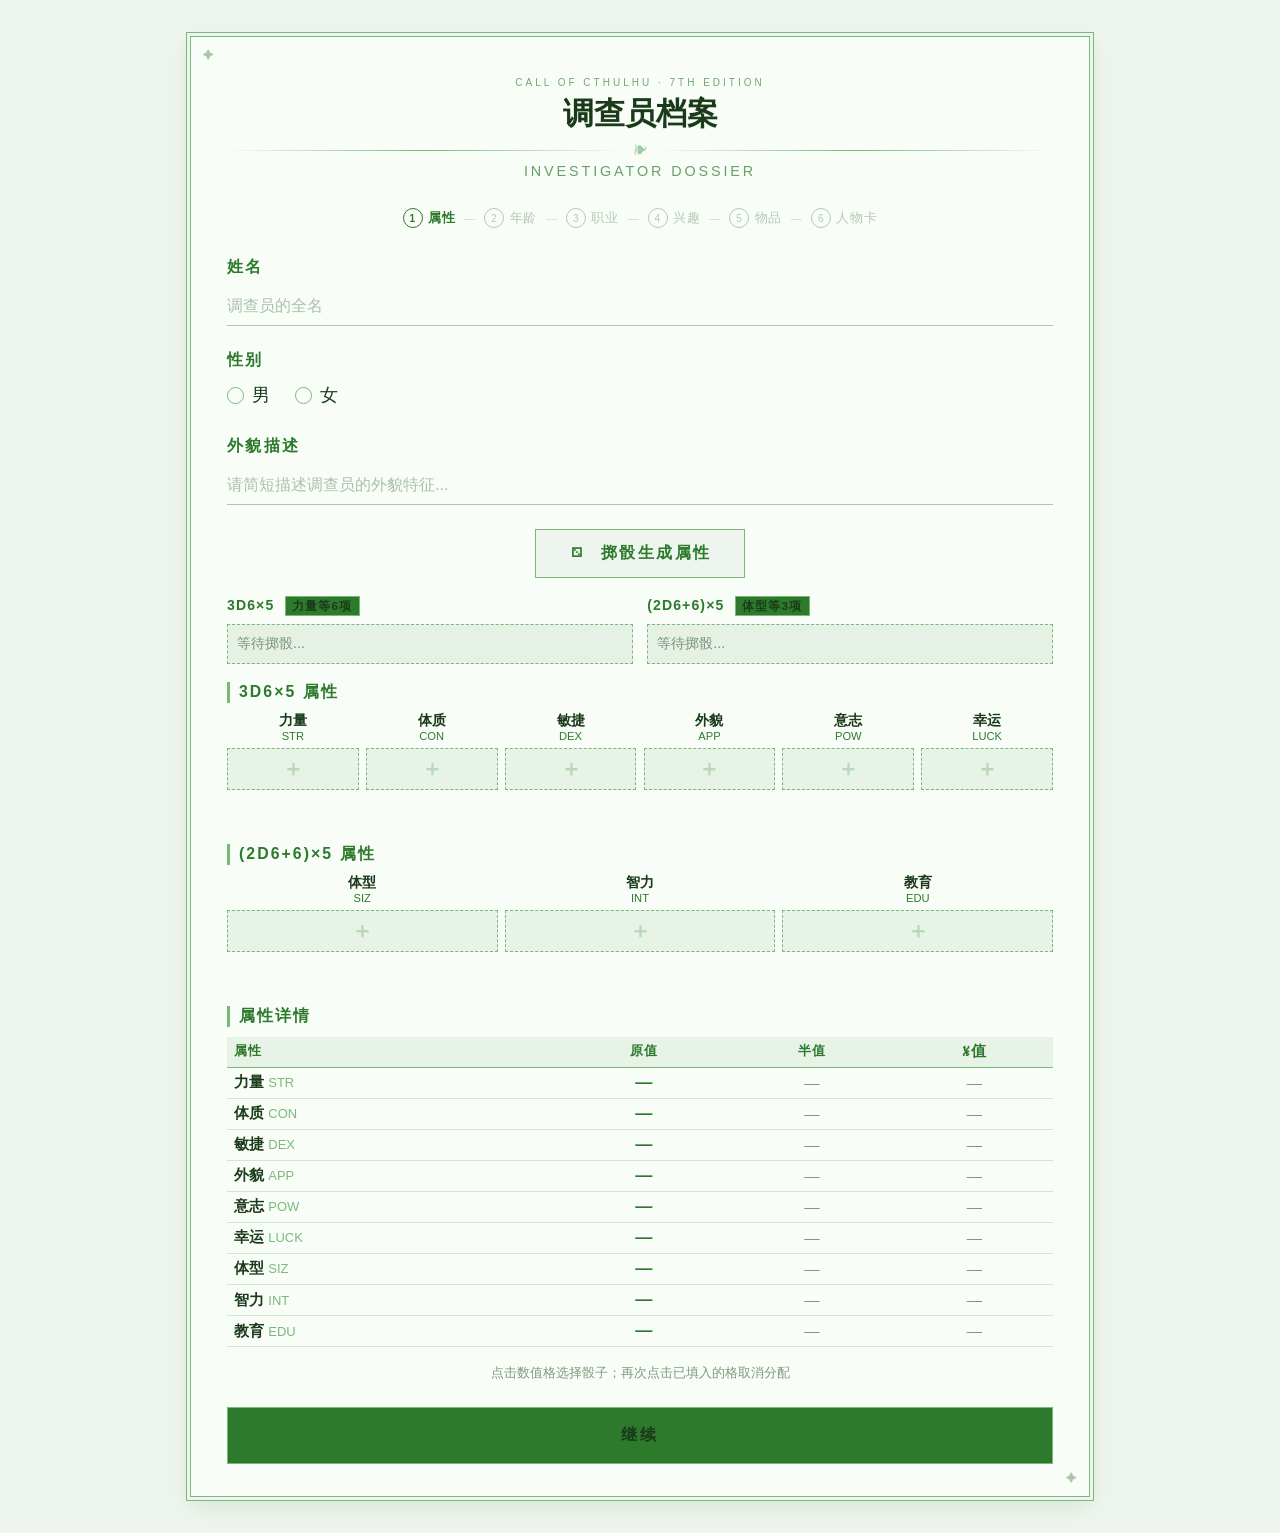
<file: index.html>
<!DOCTYPE html>
<html lang="zh-CN">
<head>
<meta charset="UTF-8">
<meta name="viewport" content="width=device-width, initial-scale=1.0, viewport-fit=cover">
<title>CoC 调查员创建</title>
<style>
@font-face {
    font-family: 'hanyi-55';
    src: local('hanyi-55');
    font-display: swap;
}
html { font-size: 18px; }
html, body {
    margin: 0;
    padding: 0;
    box-sizing: border-box;
    overflow-x: hidden;
}
* { font-family: 'hanyi-55', sans-serif !important; }

input[type="number"]::-webkit-inner-spin-button,
input[type="number"]::-webkit-outer-spin-button { -webkit-appearance: none; margin: 0; }
input[type="number"] { -moz-appearance: textfield; }

/* ── 暗绿色主题 ── */
#coc-app {
    --ink: #1a3a1a;              /* 主文字：深绿 */
    --ink-dim: rgba(30,70,30,0.55);
    --bg: #eef5ee;               /* 页面背景：极浅绿 */
    --bg-card: #f8fdf8;          /* 卡片底：近白浅绿 */
    --bg-card2: #eef5ee;         /* 卡片内层 */
    --border: #7ab87a;           /* 边框：中绿 */
    --border-hi: #2d7a2d;        /* 高亮：深绿 */
    --green: #2d7a2d;
    --green-light: #4a9a4a;
    --green-dim: rgba(74,160,74,0.12);
    --green-btn: #2d7a2d;
    --red: #a02020;
    --gold: #2d7a2d;
    --gold-light: #4a9a4a;
    color: var(--ink);
    background: var(--bg);
    min-height: 100vh;
    display: flex;
    align-items: flex-start;
    justify-content: center;
    padding: 2rem 1rem;
    box-sizing: border-box;
}

/* ── 手机端弹窗：全局选择器，因为挂在 body 上 ── */
.mobile-pop {
    position: fixed !important;
    top: 50% !important;
    left: 50% !important;
    right: auto !important;
    transform: translate(-50%, -50%) !important;
    width: min(320px, 88vw) !important;
    z-index: 2001 !important;
}
.mobile-pop .popover {
    background: #f8fdf8;
    border: 1.5px solid #7ab87a;
    box-shadow: 0 8px 24px rgba(45,100,45,0.2);
    padding: 1.1rem;
    border-radius: 6px;
}
.mobile-pop .pop-title {
    font-size: 0.82rem;
    letter-spacing: 0.08em;
    color: #2d7a2d;
    margin-bottom: 0.65rem;
    font-weight: bold;
}
.mobile-pop .pop-chips {
    display: flex;
    flex-wrap: wrap;
    gap: 0.45rem;
}
.mobile-pop .pop-chip {
    padding: 0.4rem 0.8rem;
    background: #2d7a2d;
    color: #f0fff0;
    font-size: 1.15rem;
    font-weight: bold;
    border: 1px solid #c8a84c;
    cursor: pointer;
    border-radius: 3px;
}
.mobile-pop .pop-empty {
    font-size: 0.82rem;
    color: rgba(30,70,30,0.45);
}
.pop-overlay {
    position: fixed;
    inset: 0;
    z-index: 2000;
    background: rgba(10,20,10,0.7);
}
#coc-app *, #coc-app *::before, #coc-app *::after { box-sizing: border-box; margin: 0; padding: 0; }

#coc-app .wrap { width: 100%; max-width: 900px; }
#coc-app .page { display: none; }
#coc-app .page.active { display: block; animation: fadeIn 0.35s ease; }
@keyframes fadeIn { from { opacity: 0; transform: translateY(6px); } to { opacity: 1; transform: translateY(0); } }

/* ── 卡片 ── */
#coc-app .card {
    background: var(--bg-card);
    border: 1px solid var(--border);
    box-shadow: 0 0 0 3px var(--bg-card2), 0 0 0 4px var(--border), 0 8px 24px rgba(45,100,45,0.12);
    padding: 2.2rem 2rem 1.8rem;
    position: relative;
}
@media(max-width:600px){ #coc-app .card { padding: 1.4rem 1rem 1.2rem; } }
#coc-app .corner { position: absolute; font-size: 11px; color: var(--green); opacity: 0.4; }
#coc-app .corner.tl { top: 12px; left: 12px; }
#coc-app .corner.br { bottom: 12px; right: 12px; }

/* ── Header ── */
#coc-app .hd { text-align: center; margin-bottom: 1.6rem; }
#coc-app .hd-eye { font-size: 10px; letter-spacing: 0.3em; color: var(--border-hi); text-transform: uppercase; opacity: 0.65; margin-bottom: 0.35rem; }
#coc-app .hd-title { font-size: 1.7rem; font-weight: bold; color: var(--ink); margin-bottom: 0.4rem; }
#coc-app .hd-div { display: flex; align-items: center; gap: 0.5rem; margin: 0.3rem 0; }
#coc-app .hd-div::before, #coc-app .hd-div::after { content: ''; flex: 1; height: 1px; background: linear-gradient(90deg, transparent, var(--border), transparent); }
#coc-app .hd-div-icon { color: var(--border); font-size: 14px; opacity: 0.7; }
#coc-app .hd-sub { font-size: 0.8rem; letter-spacing: 0.2em; color: var(--gold); opacity: 0.7; }

/* ── 步骤条 ── */
#coc-app .steps { display: flex; justify-content: center; align-items: center; gap: 0.5rem; margin-bottom: 1.6rem; flex-wrap: wrap; }
#coc-app .step { display: flex; align-items: center; gap: 0.3rem; font-size: 0.72rem; letter-spacing: 0.05em; color: rgba(30,80,30,0.3); }
#coc-app .step.on { color: var(--border-hi); font-weight: bold; }
#coc-app .step-n { width: 20px; height: 20px; border: 1px solid currentColor; border-radius: 50%; display: flex; align-items: center; justify-content: center; font-size: 10px; flex-shrink: 0; }
#coc-app .step-sep { color: rgba(30,80,30,0.2); font-size: 11px; }

/* ── 表单 ── */
#coc-app .field { margin-bottom: 1.3rem; }
#coc-app .lbl { display: block; font-size: 0.88rem; letter-spacing: 0.15em; color: var(--border-hi); text-transform: uppercase; margin-bottom: 0.4rem; font-weight: bold; }
#coc-app .inp { width: 100%; background: transparent; border: none; border-bottom: 1.5px solid rgba(45,122,45,0.4); padding: 0.5rem 0; font-size: 1.05rem; color: var(--ink); outline: none; transition: border-color 0.2s; font-weight: 500; }
#coc-app .inp:focus { border-bottom-color: var(--border-hi); }
#coc-app .inp::placeholder { color: rgba(30,80,30,0.35); font-size: 0.9rem; font-weight: normal; }
#coc-app select.inp { cursor: pointer; appearance: none; -webkit-appearance: none; background-image: url("data:image/svg+xml,%3Csvg xmlns='http://www.w3.org/2000/svg' width='12' height='8'%3E%3Cpath d='M0 0l6 8 6-8z' fill='%232d7a2d'/%3E%3C/svg%3E"); background-repeat: no-repeat; background-position: right 0.3rem center; padding-right: 1.4rem; background-color: transparent; color: var(--ink); border-bottom: 1.5px solid rgba(74,122,74,0.6); }
#coc-app select.inp option { background: #f0faf0; color: #1a3a1a; }

#coc-app .radios { display: flex; gap: 1.4rem; padding: 0.3rem 0; }
#coc-app .radio { display: flex; align-items: center; gap: 0.45rem; cursor: pointer; font-size: 1rem; user-select: none; font-weight: 500; }
#coc-app .radio input { display: none; }
#coc-app .rdot { width: 17px; height: 17px; border: 1.5px solid var(--border); border-radius: 50%; position: relative; transition: border-color 0.2s; flex-shrink: 0; }
#coc-app .rdot::after { content: ''; position: absolute; inset: 3px; background: var(--border-hi); border-radius: 50%; opacity: 0; transition: opacity 0.2s; }
#coc-app .radio input:checked+.rdot { border-color: var(--border-hi); }
#coc-app .radio input:checked+.rdot::after { opacity: 1; }

/* ── 按钮 ── */
#coc-app .btn { width: 100%; padding: 0.9rem; background: var(--border-hi); color: var(--ink); border: 1px solid var(--border); font-size: 0.9rem; letter-spacing: 0.2em; cursor: pointer; transition: background 0.2s, letter-spacing 0.2s; margin-top: 0.8rem; font-weight: bold; }
#coc-app .btn:hover { background: #1a5a1a; letter-spacing: 0.26em; }
#coc-app .btn-ghost { background: transparent; color: var(--border-hi); border: 1px solid var(--border); font-size: 0.78rem; }
#coc-app .btn-ghost:hover { background: rgba(107,76,16,0.1); }
#coc-app .sec-title { font-size: 0.88rem; letter-spacing: 0.13em; color: var(--border-hi); text-transform: uppercase; margin-top: 3rem; margin-bottom: 0.55rem; padding-left: 0.5rem; border-left: 3px solid var(--border); font-weight: bold; }
#coc-app .sec-title:first-of-type { margin-top: 0; }
#coc-app .hd + .sec-title, #coc-app .steps + .sec-title, #coc-app .field + .sec-title { margin-top: 0; }

/* ── 骰子池 ── */
#coc-app .roll-wrap { text-align: center; margin-bottom: 1rem; }
#coc-app .roll-btn { display: inline-flex; align-items: center; gap: 0.4rem; padding: 0.7rem 1.8rem; background: var(--bg-card2); color: var(--border-hi); border: 1px solid var(--border); font-size: 0.9rem; letter-spacing: 0.15em; cursor: pointer; transition: background 0.2s; font-weight: bold; }
#coc-app .roll-btn:hover { background: var(--border); color: var(--ink); }
#coc-app .pools-wrapper { display: flex; flex-wrap: wrap; gap: 0.8rem; margin-bottom: 1rem; }
#coc-app .pool-section { flex: 1; min-width: 220px; }
#coc-app .pool-lbl { font-size: 0.78rem; letter-spacing: 0.08em; color: var(--border-hi); margin-bottom: 0.4rem; font-weight: bold; }
#coc-app .pool-tag { display: inline-block; font-size: 0.65rem; background: var(--border-hi); color: var(--ink); border: 0.5px solid var(--border); padding: 0.1rem 0.35rem; margin-left: 0.3rem; }
#coc-app .pool-chips { display: flex; flex-wrap: wrap; gap: 0.4rem; min-height: 40px; padding: 0.5rem; background: rgba(45,122,45,0.09); border: 1px dashed var(--border); }
#coc-app .chip { padding: 0.25rem 0.65rem; background: var(--border-hi); color: var(--ink); font-size: 1rem; font-weight: bold; border: 1px solid var(--border); user-select: none; }
#coc-app .chip.used { opacity: 0.25; }
#coc-app .pool-empty { color: var(--ink-dim); font-size: 0.8rem; align-self: center; }

/* ── 属性横排分配区 ── */
#coc-app .attr-assign-row { display: grid; gap: 0.4rem; margin-bottom: 0; }
#coc-app .attr-assign-row.grp-a { grid-template-columns: repeat(6, 1fr); }
#coc-app .attr-assign-row.grp-b { grid-template-columns: repeat(3, 1fr); }
@media(max-width:600px){
    #coc-app .attr-assign-row.grp-a { grid-template-columns: repeat(3, 1fr); }
    #coc-app .attr-assign-row.grp-b { grid-template-columns: repeat(3, 1fr); }
}
#coc-app .attr-col { display: flex; flex-direction: column; align-items: center; gap: 0.25rem; position: relative; }
#coc-app .attr-col-lbl { font-size: 0.8rem; font-weight: bold; color: var(--ink); line-height: 1.2; text-align: center; }
#coc-app .attr-col-lbl small { display: block; font-size: 0.62rem; color: var(--border-hi); font-weight: normal; }
#coc-app .attr-val { width: 100%; height: 42px; background: rgba(45,122,45,0.08); border: 1px dashed var(--border); display: flex; align-items: center; justify-content: center; font-size: 1.2rem; font-weight: bold; color: rgba(150,200,150,0.6); cursor: pointer; transition: all 0.15s; }
#coc-app .attr-val:hover { border-color: var(--border-hi); background: rgba(74,122,74,0.22); color: var(--border-hi); }
#coc-app .attr-val.filled { background: var(--border-hi); color: var(--ink); border: 1px solid var(--border); font-size: 1.15rem; }
#coc-app .attr-val.filled:hover { background: var(--red); border-color: #6b1010; }

/* ── 属性详情表 ── */
#coc-app .attr-detail-wrap { margin-bottom: 1rem; overflow-x: auto; -webkit-overflow-scrolling: touch; }
#coc-app .attr-detail-table { width: 100%; border-collapse: collapse; }
#coc-app .attr-detail-table th { font-size: 0.72rem; letter-spacing: 0.06em; color: var(--border-hi); font-weight: bold; text-align: center; padding: 0.25rem 0.4rem; border-bottom: 1.5px solid var(--border); background: rgba(45,122,45,0.08); white-space: nowrap; }
#coc-app .attr-detail-table th:first-child { text-align: left; }
#coc-app .attr-detail-table td { font-size: 0.85rem; text-align: center; padding: 0.28rem 0.4rem; border-bottom: 0.5px solid rgba(45,122,45,0.18); color: var(--ink-dim); }
#coc-app .attr-detail-table td:first-child { text-align: left; font-weight: bold; color: var(--ink); font-size: 0.82rem; white-space: nowrap; }
#coc-app .attr-detail-table td.val-main { font-size: 0.95rem; font-weight: bold; color: var(--border-hi); }
#coc-app .attr-detail-table tr:hover td { background: rgba(45,122,45,0.07); }
@media(max-width:480px){
  #coc-app .attr-detail-table th,
  #coc-app .attr-detail-table td { font-size: 0.75rem; padding: 0.22rem 0.28rem; }
  #coc-app .attr-detail-table td:first-child { font-size: 0.75rem; }
  #coc-app .attr-detail-table td.val-main { font-size: 0.82rem; }
}

/* ── Popover：桌面/平板=行内附着对话框 ── */
#coc-app .popover-wrap { position:absolute; z-index:1000; top:calc(100% + 8px); right:0; width:300px; }
#coc-app .popover { background:var(--bg-card); border:1px solid var(--border); box-shadow:0 4px 16px rgba(45,100,45,0.15); padding:1.1rem; border-radius:4px; }
#coc-app .popover::before { content:''; position:absolute; top:-6px; right:12px; width:12px; height:12px; background:var(--bg-card); border-left:1px solid var(--border); border-top:1px solid var(--border); transform:rotate(45deg); }
#coc-app .pop-title { font-size:0.78rem; letter-spacing:0.1em; color:var(--border-hi); margin-bottom:0.6rem; font-weight:bold; }
#coc-app .pop-chips { display:flex; flex-wrap:wrap; gap:0.45rem; }
#coc-app .pop-chip { padding:0.3rem 0.65rem; background:var(--border-hi); color:#f0fff0; font-size:1.1rem; font-weight:bold; border:1px solid var(--border); cursor:pointer; transition:transform 0.1s,box-shadow 0.1s; border-radius:3px; }
#coc-app .pop-chip:hover { transform:translateY(-2px); box-shadow:0 4px 8px rgba(80,40,0,0.25); }
#coc-app .pop-empty { font-size:0.8rem; color:var(--ink-dim); }

/* ── 年龄 & 减值 ── */
#coc-app .age-box { background: rgba(45,122,45,0.08); border: 1px solid var(--border); padding: 0.8rem 0.9rem; margin-bottom: 1rem; font-size: 0.88rem; line-height: 1.7; color: var(--ink); }
#coc-app .age-box strong { color: var(--border-hi); }
#coc-app .adj-grid { display: grid; gap: 0.4rem; margin-bottom: 1rem; }
#coc-app .adj-row { display: flex; align-items: center; gap: 0.5rem; padding: 0.45rem 0.6rem; background: rgba(45,122,45,0.06); border: 1px solid var(--border); }
#coc-app .adj-name { flex: 1; font-size: 0.88rem; color: var(--ink); font-weight: 500; }
#coc-app .adj-cur { font-size: 0.8rem; color: var(--ink-dim); width: 65px; text-align: center; }
#coc-app .adj-reduced { font-size: 0.9rem; font-weight: bold; color: var(--ink); width: 34px; text-align: center; }
#coc-app .adj-btn { width: 28px; height: 28px; background: var(--bg-card2); color: var(--border-hi); border: 1px solid var(--border-hi); font-size: 15px; cursor: pointer; display: flex; align-items: center; justify-content: center; flex-shrink: 0; font-weight: bold; }
#coc-app .adj-btn:hover { background: var(--border-hi); color: var(--ink); }

/* ── 衍生属性 ── */
#coc-app .derived-grid { display: grid; grid-template-columns: repeat(3, 1fr); gap: 0.4rem; margin-bottom: 1rem; }
@media(max-width:480px){ #coc-app .derived-grid { grid-template-columns: repeat(2, 1fr); } }
#coc-app .der-cell { background: rgba(45,122,45,0.08); border: 1px solid var(--border); padding: 0.55rem 0.6rem; text-align: center; }
#coc-app .der-lbl { font-size: 0.62rem; letter-spacing: 0.05em; color: var(--border-hi); margin-bottom: 0.18rem; font-weight: bold; }
#coc-app .der-val { font-size: 1.2rem; font-weight: bold; color: var(--ink); }
#coc-app .der-fml { font-size: 0.58rem; color: var(--ink-dim); margin-top: 0.1rem; }

/* ── 职业 & 技能 ── */
#coc-app .occ-info { background: rgba(45,122,45,0.07); border: 1px solid var(--border); padding: 0.8rem 0.9rem; margin-bottom: 0.9rem; display: none; border-radius: 4px; }
#coc-app .occ-info.show { display: block; }
#coc-app .occ-row { display: flex; justify-content: space-between; align-items: baseline; font-size: 0.85rem; padding: 0.18rem 0; color: var(--ink-dim); }
#coc-app .occ-val { font-weight: bold; color: var(--ink); font-size: 0.92rem; }
#coc-app .pts-bar { background: rgba(122,80,32,0.12); border: 1.5px solid var(--border); padding: 0.6rem 0.9rem; margin-bottom: 0.9rem; display: none; border-radius: 4px; }
#coc-app .pts-bar.show { display: flex; align-items: center; justify-content: space-between; }
#coc-app .pts-lbl { font-size: 0.7rem; letter-spacing: 0.08em; color: var(--border-hi); font-weight: bold; }
#coc-app .pts-big { font-size: 1.5rem; font-weight: bold; color: var(--border-hi); }
#coc-app .pts-sub { font-size: 0.72rem; color: var(--ink-dim); margin-top: 0.15rem; }

/* 信用评级框 */
#coc-app .cr-box { background: rgba(45,122,45,0.08); border: 1px solid var(--border-hi); padding: 0.9rem 1rem; margin-bottom: 1rem; display: none; }
#coc-app .cr-box.show { display: block; }

/* ── 技能网格 ── */
#coc-app .sk-grid { display: grid; grid-template-columns: 1fr; gap: 0; margin-bottom: 0.8rem; }
#coc-app .sk-grid-hd { display: none; }
#coc-app .sk-cat-hd { font-size: 0.78rem; font-weight: bold; color: var(--border-hi); letter-spacing: 0.1em; padding: 0.4rem 0.5rem 0.25rem; margin-top: 0.5rem; border-bottom: 1.5px solid var(--border); background: rgba(45,122,45,0.08); }
#coc-app .sk-cat-hd:first-child { margin-top: 0; }
#coc-app .sk-row { display: grid; grid-template-columns: 1fr 36px 58px 40px; align-items: center; gap: 0.4rem; padding: 0.3rem 0.5rem; background: rgba(74,122,74,0.03); border-bottom: 0.5px solid rgba(45,122,45,0.09); }
#coc-app .sk-row.occ { background: rgba(45,122,45,0.1); border-left: 3px solid var(--border-hi); padding-left: 0.3rem; }
#coc-app .sk-name { font-size: 0.82rem; line-height: 1.2; color: var(--ink); }
#coc-app .sk-name.star { font-weight: bold; }
#coc-app .sk-name.star::after { content: '★'; font-size: 9px; color: var(--border-hi); margin-left: 3px; vertical-align: super; }
#coc-app .sk-base { font-size: 0.75rem; color: var(--ink-dim); text-align: center; }
#coc-app .sk-inp { width: 100%; height: 26px; background: rgba(45,122,45,0.12); border: 1px solid var(--border); font-size: 0.85rem; font-weight: bold; color: var(--ink); text-align: center; outline: none; }
#coc-app .sk-inp:focus { border-color: var(--border-hi); background: rgba(45,122,45,0.22); }
#coc-app .sk-inp.occ-inp { border-color: var(--border-hi); background: rgba(45,122,45,0.18); }
#coc-app .sk-static { display: flex; align-items: center; justify-content: center; height: 26px; font-size: 0.82rem; color: var(--ink-dim); }
#coc-app .sk-tot { font-size: 0.85rem; font-weight: bold; color: var(--ink); text-align: center; }
#coc-app .sk-legend { display: flex; gap: 0.8rem; font-size: 0.7rem; color: var(--ink-dim); margin-bottom: 0.5rem; flex-wrap: wrap; }

/* 技能生成的数字网格统一对齐 */
.sk-vals { display:grid; grid-template-columns:30px 24px 24px; gap:4px; text-align:right; flex-shrink:0; align-items:center; }
.sk-vals b, .sk-vals span { font-size: 0.75rem; }

/* ── 物品页 ── */
#coc-app .item-grid { display: grid; grid-template-columns: repeat(auto-fill, minmax(155px, 1fr)); gap: 0.5rem; margin-bottom: 0.4rem; }
#coc-app .item-card { display: flex; align-items: center; gap: 0.5rem; padding: 0.45rem 0.6rem; background: rgba(74,122,74,0.06); border: 1px solid rgba(45,122,45,0.18); border-radius: 5px; cursor: pointer; transition: all 0.15s; user-select: none; }
#coc-app .item-card:hover { background: rgba(45,122,45,0.1); border-color: var(--border); }
#coc-app .item-card.selected { background: rgba(122,80,32,0.15); border-color: var(--border-hi); border-width: 1.5px; }
#coc-app .item-chk { width: 16px; height: 16px; border: 1.5px solid var(--border); border-radius: 3px; flex-shrink: 0; display: flex; align-items: center; justify-content: center; font-size: 11px; color: var(--ink); background: transparent; transition: all 0.15s; }
#coc-app .item-card.selected .item-chk { background: var(--border-hi); border-color: var(--border-hi); }
#coc-app .item-info { flex: 1; min-width: 0; }
#coc-app .item-name { font-size: 0.82rem; font-weight: bold; color: var(--ink); line-height: 1.3; }
#coc-app .item-note { font-size: 0.68rem; color: var(--ink-dim); line-height: 1.3; }
#coc-app .item-tag { font-size: 0.6rem; background: var(--border-hi); color: var(--ink); border-radius: 3px; padding: 0.05rem 0.3rem; display: inline-block; margin-top: 0.1rem; }

/* ── 携带装备三列网格 ── */
.sh-items-grid { display: grid; grid-template-columns: repeat(3, 1fr); gap: 0 0.5rem; }
.sh-items-grid-2 { display: grid; grid-template-columns: repeat(2, 1fr); gap: 0 0.5rem; margin-top: 0.2rem; }

/* ── p6 按钮：CSS控制显示 ── */
@media screen and (max-width:767px){
  .p6-btn-desktop { display: none !important; }
  .p6-btn-mobile { display: flex !important; }
}
@media screen and (min-width:768px){
  .p6-btn-desktop { display: flex !important; }
  .p6-btn-mobile { display: none !important; }
}

/* ── 打印样式 ── */
@media print {
  * { -webkit-print-color-adjust: exact !important; print-color-adjust: exact !important; }
  @page { margin: 0.5cm 0.6cm; size: A4; }
  html { font-size: 14px !important; }
  html, body { margin: 0 !important; padding: 0 !important; background: #f8fdf8 !important; color: #1a3a1a !important; }
  #coc-app { background: #f8fdf8 !important; padding: 0 !important; display: block !important; min-height: unset !important; }
  #coc-app .wrap { max-width: 100% !important; }
  #coc-app .card { box-shadow: none !important; border: none !important; padding: 0.3rem 0.4rem !important; background: transparent !important; }
  #coc-app .corner { display: none !important; }
  #coc-app #p6 .steps { display: none !important; }
  #coc-app #p6 .hd { margin-top: 3rem; margin-bottom: 1rem; }
  .no-print { display: none !important; }
  .sheet-page-break { page-break-before: always; margin-top: 0 !important; padding-top: 0 !important; }
  .sh-skill-pagebreak { page-break-before: always; margin-top: 0 !important; }
  .sh-items-grid { grid-template-columns: repeat(3,1fr) !important; }
  .sh-items-grid-2 { grid-template-columns: repeat(2,1fr) !important; }
  #coc-app .page { display: none !important; }
  #coc-app #p6 { display: block !important; }
  #coc-toast { display: none !important; }
  #qr-mobile-check { display: none !important; }
  #coc-app #p6 #quick-ref-section table:first-of-type { display: table !important; }
/* 技能页字体与对齐，严格锁定 10.5pt 与数值网格列宽 */
  #coc-app #p6 #sh-skills > div { font-size: 11pt !important; overflow: visible !important; }
  #coc-app #p6 #sh-skills > div > div { font-size: 10.5pt !important; padding: 0.2rem 0.35rem !important; page-break-inside: avoid; }
  .sk-vals { grid-template-columns: 36px 28px 28px !important; gap: 6px !important; }
  .sk-vals b, .sk-vals span { font-size: 10.5pt !important; }
}

/* ── Toast ── */
#coc-toast { position: fixed; bottom: 2.5rem; left: 50%; transform: translateX(-50%) translateY(20px); background: #2d7a2d; color: #f0fff0; font-weight: bold; padding: 0.85rem 1.6rem; border-radius: 4px; font-size: 0.92rem; letter-spacing: 0.06em; opacity: 0; visibility: hidden; transition: all 0.3s ease; z-index: 9999; box-shadow: 0 4px 16px rgba(0,40,0,0.5); border: 1px solid #4a7a4a; }
#coc-toast.show { opacity: 1; visibility: visible; transform: translateX(-50%) translateY(0); }

/* ══ 手机端响应式（仅 screen，不影响 print）══ */
@media screen and (max-width:600px){
  #coc-app { padding: 0.75rem 0.5rem; }
  #coc-app .wrap { width: 100%; }
  #coc-app .card { padding: 1rem 0.65rem 1rem; }

  /* 步骤条换行时缩小 */
  #coc-app .step { font-size: 0.62rem; }
  #coc-app .step-n { width: 17px; height: 17px; font-size: 9px; }

  /* sec-title 间距缩小 */
  #coc-app .sec-title { margin-top: 1.6rem !important; }

  /* 骰子池纵向 */
  #coc-app .pools-wrapper { flex-direction: column; }
  #coc-app .pool-section { min-width: unset; }

  /* 技能网格 */
  #coc-app .sk-row { grid-template-columns: 1fr 30px 50px 34px; padding: 0.22rem 0.3rem; }
  #coc-app .sk-cat-hd { font-size: 0.7rem; }

  /* 衍生属性 3列 */
  #coc-app .derived-grid { grid-template-columns: repeat(3,1fr) !important; }

  /* 物品卡 1列 */
  #coc-app .item-grid { grid-template-columns: 1fr; }

  /* pts-bar 纵向 */
  #coc-app .pts-bar { flex-direction: column; align-items: flex-start; gap: 0.25rem; }

  /* ── p6 人物卡手机专属布局 ── */

  /* 基本信息：每项独行 */
  #coc-app #p6 #sheet-basic > div:nth-child(2) {
    grid-template-columns: 1fr !important;
    gap: 0.25rem 0 !important;
  }

  /* ── 属性：每属性一行（仅screen，打印不受影响）── */
  #coc-app #p6 #sh-attrs table { width:100%; font-size:0.8rem; border-collapse:collapse; }
  #coc-app #p6 #sh-attrs table thead { display:none; }
  #coc-app #p6 #sh-attrs table tbody tr { display:block; border-bottom:1px solid rgba(45,122,45,0.15); }
  #coc-app #p6 #sh-attrs table tbody td { display:none; }
  #coc-app #p6 #sh-attrs table tbody td.sh-attr-name { display:inline-block; width:42%; padding:0.25rem 0.4rem !important; font-weight:500; }
  #coc-app #p6 #sh-attrs table tbody td.sh-attr-val  { display:inline-block; width:18%; text-align:center; padding:0.25rem 0.2rem !important; font-weight:bold; color:var(--ink); }
  #coc-app #p6 #sh-attrs table tbody td.sh-attr-sub  { display:inline-block; width:18%; text-align:center; padding:0.25rem 0.2rem !important; color:var(--ink-dim); }

  /* ── 衍生属性：2列 ── */
  #coc-app #p6 #sh-derived { grid-template-columns:repeat(2,1fr) !important; gap:0.35rem !important; }

  /* ── 携带装备：1列 ── */
  .sh-items-grid { grid-template-columns:1fr !important; }
  .sh-items-grid-2 { grid-template-columns:1fr !important; }

  /* ── 快速参考第一张表：手机显示flex版，隐藏原table ── */
  #qr-mobile-check { display:block !important; }
  #coc-app #p6 #quick-ref-section table:first-of-type { display:none !important; }

  /* ── 快速参考第二张表（医疗/状态）：名称一行，描述紧贴下方 ── */
  #coc-app #p6 #quick-ref-section table:last-of-type { display:block !important; }
  #coc-app #p6 #quick-ref-section table:last-of-type tbody { display:block !important; }
  #coc-app #p6 #quick-ref-section table:last-of-type tbody tr { display:block !important; border-bottom:1px solid rgba(45,122,45,0.2) !important; padding:0.2rem 0 !important; }
  #coc-app #p6 #quick-ref-section table:last-of-type tbody td { display:block !important; width:100% !important; border:none !important; padding:0.1rem 0.4rem !important; font-size:0.72rem !important; white-space:normal !important; word-break:break-word !important; }
  #coc-app #p6 #quick-ref-section table:last-of-type tbody td[style*="font-weight:bold"],
  #coc-app #p6 #quick-ref-section table:last-of-type tbody td.qr-lbl { font-weight:bold !important; color:var(--border-hi) !important; padding-top:0.25rem !important; }

  /* ── 技能：1列，字体0.8rem ── */
  #coc-app #p6 #sh-skills > div { grid-template-columns:1fr !important; }
  #coc-app #p6 #sh-skills > div > div { font-size:0.8rem !important; padding:0.2rem 0.4rem !important; }

  /* 打印/返回按钮：各自一行 */
  #coc-app #p6 .no-print { flex-direction: column !important; gap: 0.4rem !important; }
}

/* ══ 平板端（601-900px）screen only ══ */
@media screen and (min-width:601px) and (max-width:900px){
  #coc-app { padding: 1.2rem 0.75rem; }
  /* p6 技能：2列 */
  #coc-app #p6 #sh-skills > div { grid-template-columns: 1fr 1fr !important; }

  /* p6 衍生属性：3列 */
  #coc-app #p6 #sh-derived { grid-template-columns: repeat(3,1fr) !important; }
}

@media print {
  /* 加上这行，强制把所有内联的 0.75rem 放大为 10.5pt，同时把间距撑宽 */
  .sk-vals { grid-template-columns: 36px 28px 28px !important; gap: 6px !important; }
  .sk-vals b, .sk-vals span { font-size: 10.5pt !important; }
}
</style>
</head>
<body>
<div id="coc-app">
<div class="wrap">

<!-- ══ PAGE 1 ══ -->
<div class="page active" id="p1">
<div class="card">
  <span class="corner tl">✦</span><span class="corner br">✦</span>
  <div class="hd">
    <p class="hd-eye">Call of Cthulhu · 7th Edition</p>
    <h2 class="hd-title">调查员档案</h2>
    <div class="hd-div"><span class="hd-div-icon">❧</span></div>
    <p class="hd-sub">INVESTIGATOR DOSSIER</p>
  </div>
  <div class="steps">
    <div class="step on"><div class="step-n">1</div><span>属性</span></div><div class="step-sep">—</div>
    <div class="step"><div class="step-n">2</div><span>年龄</span></div><div class="step-sep">—</div>
    <div class="step"><div class="step-n">3</div><span>职业</span></div><div class="step-sep">—</div>
    <div class="step"><div class="step-n">4</div><span>兴趣</span></div><div class="step-sep">—</div>
    <div class="step"><div class="step-n">5</div><span>物品</span></div><div class="step-sep">—</div>
    <div class="step"><div class="step-n">6</div><span>人物卡</span></div>
  </div>

  <div class="field">
    <label class="lbl">姓名</label>
    <input class="inp" type="text" id="name" placeholder="调查员的全名">
  </div>
  <div class="field">
    <label class="lbl">性别</label>
    <div class="radios">
      <label class="radio"><input type="radio" name="gender" value="男"><div class="rdot"></div>男</label>
      <label class="radio"><input type="radio" name="gender" value="女"><div class="rdot"></div>女</label>
    </div>
  </div>
  <div class="field">
    <label class="lbl">外貌描述</label>
    <input class="inp" type="text" id="appearance" placeholder="请简短描述调查员的外貌特征...">
  </div>

  <div class="roll-wrap">
    <button class="roll-btn" onclick="doRoll()">⚂ &nbsp;掷骰生成属性</button>
  </div>

  <!-- 骰子池并排 -->
  <div class="pools-wrapper">
    <div class="pool-section">
      <p class="pool-lbl">3D6×5 <span class="pool-tag">力量等6项</span></p>
      <div class="pool-chips" id="pool-a-chips"><span class="pool-empty">等待掷骰...</span></div>
    </div>
    <div class="pool-section">
      <p class="pool-lbl">(2D6+6)×5 <span class="pool-tag">体型等3项</span></p>
      <div class="pool-chips" id="pool-b-chips"><span class="pool-empty">等待掷骰...</span></div>
    </div>
  </div>

  <!-- 属性分配区：横排，上名称下数值 -->
  <p class="sec-title">3D6×5 属性</p>
  <div class="attr-assign-row grp-a" id="grid-a" style="margin-bottom:1rem;"></div>

  <p class="sec-title">(2D6+6)×5 属性</p>
  <div class="attr-assign-row grp-b" id="grid-b" style="margin-bottom:1rem;"></div>

  <!-- 三值详情表 -->
  <p class="sec-title">属性详情</p>
  <div class="attr-detail-wrap">
    <table class="attr-detail-table" id="attr-detail-table">
      <thead><tr>
        <th>属性</th><th>原值</th><th>半值</th><th style="font-weight:900;font-size:0.85rem;">⅕值</th>
      </tr></thead>
      <tbody id="attr-detail-body"></tbody>
    </table>
  </div>

  <p style="font-size:0.72rem;color:var(--ink-dim);text-align:center;margin-bottom:0.6rem;">点击数值格选择骰子；再次点击已填入的格取消分配</p>
  <button class="btn" onclick="goP2()">继续</button>
</div>
</div>

<!-- ══ PAGE 2 ══ -->
<div class="page" id="p2">
<div class="card">
  <span class="corner tl">✦</span><span class="corner br">✦</span>
  <div class="hd">
    <p class="hd-eye">Call of Cthulhu · 7th Edition</p>
    <h2 class="hd-title">年龄 &amp; 衍生属性</h2>
    <div class="hd-div"><span class="hd-div-icon">❧</span></div>
    <p class="hd-sub" id="p2-sub">—</p>
  </div>
  <div class="steps">
    <div class="step"><div class="step-n">1</div><span>属性</span></div><div class="step-sep">—</div>
    <div class="step on"><div class="step-n">2</div><span>年龄</span></div><div class="step-sep">—</div>
    <div class="step"><div class="step-n">3</div><span>职业</span></div><div class="step-sep">—</div>
    <div class="step"><div class="step-n">4</div><span>兴趣</span></div><div class="step-sep">—</div>
    <div class="step"><div class="step-n">5</div><span>物品</span></div><div class="step-sep">—</div>
    <div class="step"><div class="step-n">6</div><span>人物卡</span></div>
  </div>

  <p class="sec-title">年龄（20~60岁）</p>
  <div class="field">
    <input class="inp" type="number" id="age-inp" placeholder="输入年龄后按Enter或点击其他区域" min="20" max="60"
      onblur="onAgeBlur()" onkeydown="if(event.key==='Enter')this.blur()">
  </div>
  <div id="age-section" style="display:none;">
    <div class="age-box" id="age-box"></div>
    <div id="adj-section" style="display:none;">
      <p class="sec-title">属性减值</p>
      <div class="adj-grid" id="adj-grid"></div>
    </div>
  </div>

  <p class="sec-title">衍生属性</p>
  <div class="derived-grid">
    <div class="der-cell"><div class="der-lbl">理智（SAN）</div><div class="der-val" id="d-san">—</div><div class="der-fml">视意志而定</div></div>
    <div class="der-cell"><div class="der-lbl">魔法值（MP）</div><div class="der-val" id="d-mp">—</div><div class="der-fml">视意志÷5而定</div></div>
    <div class="der-cell"><div class="der-lbl">生命值（HP）</div><div class="der-val" id="d-hp">—</div><div class="der-fml">视（体型+体质）÷10而定</div></div>
    <div class="der-cell"><div class="der-lbl">移动（MOV）</div><div class="der-val" id="d-mov">—</div><div class="der-fml">视力量/敏捷/体型及年龄而定</div></div>
    <div class="der-cell"><div class="der-lbl">伤害加成（DB）</div><div class="der-val" id="d-db">—</div><div class="der-fml">视力量+体型而定</div></div>
    <div class="der-cell"><div class="der-lbl">体格（体格值）</div><div class="der-val" id="d-build">—</div><div class="der-fml">视力量+体型而定</div></div>
  </div>

  <button class="btn" onclick="goP3()">继续</button>
  <button class="btn btn-ghost" onclick="goP1()">← 返回</button>
</div>
</div>

<!-- ══ PAGE 3 ══ -->
<div class="page" id="p3">
<div class="card">
  <span class="corner tl">✦</span><span class="corner br">✦</span>
  <div class="hd">
    <p class="hd-eye">Call of Cthulhu · 7th Edition</p>
    <h2 class="hd-title">职业 &amp; 技能</h2>
    <div class="hd-div"><span class="hd-div-icon">❧</span></div>
    <p class="hd-sub" id="p3-sub">—</p>
  </div>
  <div class="steps">
    <div class="step"><div class="step-n">1</div><span>属性</span></div><div class="step-sep">—</div>
    <div class="step"><div class="step-n">2</div><span>年龄</span></div><div class="step-sep">—</div>
    <div class="step on"><div class="step-n">3</div><span>职业</span></div><div class="step-sep">—</div>
    <div class="step"><div class="step-n">4</div><span>兴趣</span></div><div class="step-sep">—</div>
    <div class="step"><div class="step-n">5</div><span>物品</span></div><div class="step-sep">—</div>
    <div class="step"><div class="step-n">6</div><span>人物卡</span></div>
  </div>

  <p class="sec-title">职业选择</p>
  <div class="field">
    <select class="inp" id="occ-sel" onchange="onOccChange()">
      <option value="">— 请选择职业 —</option>
    </select>
  </div>
  <div class="occ-info" id="occ-info">
    <div class="occ-row"><span>职业属性</span><span class="occ-val" id="occ-attr">—</span></div>
    <div class="occ-row"><span>合法信用评级</span><span class="occ-val" id="occ-cr">—</span></div>
    <div class="occ-row" style="flex-direction:column;gap:0.2rem;">
      <span>本职技能</span>
      <span style="font-size:0.82rem;line-height:1.6;color:var(--ink-dim);" id="occ-sk-txt"></span>
    </div>
  </div>

  <!-- 信用评级 -->
  <div class="cr-box" id="cr-field">
    <div style="display:flex;justify-content:space-between;align-items:center;">
      <div>
        <span style="font-weight:bold;font-size:1rem;color:var(--border-hi);">★ 信用评级 (Credit Rating)</span>
        <span id="cr-range-txt" style="display:block;font-size:0.82rem;color:var(--ink-dim);margin-top:0.2rem;">范围：0~0</span>
      </div>
      <input class="sk-inp occ-inp" style="width:60px;height:36px;font-size:1.05rem;" type="number" id="cr-inp" value="0" oninput="onCrInput(this.value)">
    </div>
  </div>
  <div id="cr-desc-box" style="display:none;background:rgba(45,122,45,0.06);border:1px solid var(--border);border-radius:4px;padding:0.7rem 0.9rem;margin-bottom:0.9rem;font-size:0.82rem;line-height:1.75;color:var(--ink-dim);">
    <strong style="color:var(--border-hi);display:block;margin-bottom:0.3rem;">信用评级决定：</strong>
    决定角色的身份地位、消费水平、现金和资产。<br>
    <span style="color:var(--ink)">●</span> <strong>身无分文（0）</strong>：流浪汉，一无所有<br>
    <span style="color:var(--ink)">●</span> <strong>贫穷（1–9）</strong>：挣扎于温饱线<br>
    <span style="color:var(--ink)">●</span> <strong>普通（10–49）</strong>：工薪阶层，有基本储蓄<br>
    <span style="color:var(--ink)">●</span> <strong>小康（50–89）</strong>：中产，有房有车有积蓄<br>
    <span style="color:var(--ink)">●</span> <strong>富裕（90–98）</strong>：上流社会，多处房产<br>
    <span style="color:var(--ink)">●</span> <strong>富豪（99）</strong>：亿万富翁，挥金如土
  </div>

  <div class="pts-bar" id="pts-bar">
    <div><div class="pts-lbl">职业技能总点数</div><div class="pts-sub" id="pts-formula">—</div></div>
    <div style="text-align:right;"><div class="pts-lbl">剩余点数</div><div class="pts-big" id="pts-remain">0</div></div>
  </div>

  <p class="sec-title">职业技能分配</p>
  <div class="sk-legend">
    <span><span style="color:var(--border-hi)">★</span> 本职技能（可分配点数）</span>
    <span>技能总值上限 90</span>
  </div>
  <div style="display:grid;grid-template-columns:1fr 36px 58px 40px;gap:0.4rem;padding:0.2rem 0.5rem;font-size:0.7rem;color:var(--border-hi);font-weight:bold;border-bottom:1px solid var(--border);margin-bottom:0.1rem;">
    <span>名称</span><span style="text-align:center">初始</span><span style="text-align:center">添加</span><span style="text-align:center">总计</span>
  </div>
  <div class="sk-grid" id="sk-grid"></div>

  <button class="btn" onclick="goP4()">继续</button>
  <button class="btn btn-ghost" onclick="goP2back()">← 返回</button>
</div>
</div>

<!-- ══ PAGE 4 ══ -->
<div class="page" id="p4">
<div class="card">
  <span class="corner tl">✦</span><span class="corner br">✦</span>
  <div class="hd">
    <p class="hd-eye">Call of Cthulhu · 7th Edition</p>
    <h2 class="hd-title">个人兴趣点数</h2>
    <div class="hd-div"><span class="hd-div-icon">❧</span></div>
    <p class="hd-sub" id="p4-sub">—</p>
  </div>
  <div class="steps">
    <div class="step"><div class="step-n">1</div><span>属性</span></div><div class="step-sep">—</div>
    <div class="step"><div class="step-n">2</div><span>年龄</span></div><div class="step-sep">—</div>
    <div class="step"><div class="step-n">3</div><span>职业</span></div><div class="step-sep">—</div>
    <div class="step on"><div class="step-n">4</div><span>兴趣</span></div><div class="step-sep">—</div>
    <div class="step"><div class="step-n">5</div><span>物品</span></div><div class="step-sep">—</div>
    <div class="step"><div class="step-n">6</div><span>人物卡</span></div>
  </div>

  <div class="pts-bar show" id="pts-bar-free">
    <div><div class="pts-lbl">个人兴趣点数总计</div><div class="pts-sub" id="pts-formula-free">INT × 2 = — 点</div></div>
    <div style="text-align:right;"><div class="pts-lbl">剩余点数</div><div class="pts-big" id="pts-remain-free">0</div></div>
  </div>

  <p class="sec-title">所有技能分配</p>
  <div class="sk-legend">
    <span>初始值已包含上一步分配的职业点数</span>
    <span>技能总值上限 90</span>
  </div>
  <div style="display:grid;grid-template-columns:1fr 36px 58px 40px;gap:0.4rem;padding:0.2rem 0.5rem;font-size:0.7rem;color:var(--border-hi);font-weight:bold;border-bottom:1px solid var(--border);margin-bottom:0.1rem;">
    <span>名称</span><span style="text-align:center">当前</span><span style="text-align:center">添加</span><span style="text-align:center">总计</span>
  </div>
  <div class="sk-grid" id="sk-grid-free"></div>

  <button class="btn" onclick="goP5()">继续</button>
  <button class="btn btn-ghost" onclick="goP3back()">← 返回</button>
</div>
</div>


<!-- ══ PAGE 5 ══ -->
<div class="page" id="p5">
<div class="card">
  <span class="corner tl">✦</span><span class="corner br">✦</span>
  <div class="hd">
    <p class="hd-eye">Call of Cthulhu · 7th Edition</p>
    <h2 class="hd-title">物品 &amp; 装备</h2>
    <div class="hd-div"><span class="hd-div-icon">❧</span></div>
    <p class="hd-sub" id="p5-sub">—</p>
  </div>
  <div class="steps">
    <div class="step"><div class="step-n">1</div><span>属性</span></div><div class="step-sep">—</div>
    <div class="step"><div class="step-n">2</div><span>年龄</span></div><div class="step-sep">—</div>
    <div class="step"><div class="step-n">3</div><span>职业</span></div><div class="step-sep">—</div>
    <div class="step"><div class="step-n">4</div><span>兴趣</span></div><div class="step-sep">—</div>
    <div class="step on"><div class="step-n">5</div><span>物品</span></div><div class="step-sep">—</div>
    <div class="step"><div class="step-n">6</div><span>人物卡</span></div>
  </div>

  <!-- 财富状况提示 -->
  <div id="p5-wealth-hint" style="background:rgba(45,122,45,0.07);border:1px solid var(--border);border-radius:4px;padding:0.7rem 0.9rem;margin-bottom:1rem;font-size:0.82rem;color:var(--ink-dim);line-height:1.9;">
    <div style="display:grid;grid-template-columns:auto 1fr;gap:0.2rem 0.8rem;align-items:baseline;">
      <strong style="color:var(--border-hi);">财富状况</strong><span id="p5-wealth-txt">—</span>
      <strong style="color:var(--border-hi);">身上现金</strong><span id="p5-cash-txt">—</span>
      <strong style="color:var(--border-hi);">总资产</strong><span id="p5-asset-txt">—</span>
      <strong style="color:var(--border-hi);">消费水平</strong><span id="p5-spend-txt">—</span>
    </div>
  </div>

  <!-- 基础装备 -->
  <p class="sec-title">基础物品（最多选 5 件）</p>
  <div class="item-grid" id="item-grid-basic"></div>

  <!-- 职业额外物品 -->
  <div id="item-occ-section" style="display:none;">
    <p class="sec-title" style="margin-top:1.5rem;">职业装备</p>
    <div class="item-grid" id="item-grid-occ"></div>
  </div>

  <!-- 武器（仅特定职业显示） -->
  <div id="item-weapon-section" style="display:none;">
    <p class="sec-title" style="margin-top:1.5rem;">武器（可选携带）</p>
    <div class="item-grid" id="item-grid-weapon"></div>
  </div>

  <!-- 自定义物品（最多2项） -->
  <p class="sec-title" style="margin-top:1.5rem;">自定义物品（最多 2 项）</p>
  <p style="font-size:0.75rem;color:var(--ink-dim);margin-bottom:0.5rem;line-height:1.6;">
    ⚠️ <em>若携带的物品不符合职业背景或超出合理范围，守秘人（KP）有权在游戏中没收或拒认。</em>
  </p>
  <div style="display:grid;grid-template-columns:1fr 1fr;gap:0.5rem;margin-bottom:0.8rem;">
    <input class="inp" type="text" id="custom-item-1" placeholder="自定义物品 1" style="font-size:0.9rem;">
    <input class="inp" type="text" id="custom-item-2" placeholder="自定义物品 2" style="font-size:0.9rem;">
  </div>

  <!-- 已选物品汇总 -->
  <div id="item-summary" style="margin-top:1rem;background:rgba(45,122,45,0.06);border:1px solid var(--border);border-radius:4px;padding:0.7rem 0.9rem;font-size:0.82rem;display:none;">
    <strong style="color:var(--border-hi);display:block;margin-bottom:0.4rem;">已选装备：</strong>
    <div id="item-summary-list" style="color:var(--ink-dim);line-height:1.8;"></div>
  </div>

  <button class="btn" onclick="goP6()">人物卡</button>
  <button class="btn btn-ghost" onclick="goP4back()">← 返回</button>
</div>
</div>

<!-- ══ PAGE 6 ══ -->
<div class="page" id="p6">
<div class="card" style="padding:3.5rem 1.8rem 1.8rem;">
  <span class="corner tl">✦</span><span class="corner br">✦</span>
  <div class="hd">
    <h2 class="hd-title">调查员人物卡</h2>
    <div class="hd-div"><span class="hd-div-icon">❧</span></div>
  </div>
  <div class="steps">
    <div class="step"><div class="step-n">1</div><span>属性</span></div><div class="step-sep">—</div>
    <div class="step"><div class="step-n">2</div><span>年龄</span></div><div class="step-sep">—</div>
    <div class="step"><div class="step-n">3</div><span>职业</span></div><div class="step-sep">—</div>
    <div class="step"><div class="step-n">4</div><span>兴趣</span></div><div class="step-sep">—</div>
    <div class="step"><div class="step-n">5</div><span>物品</span></div><div class="step-sep">—</div>
    <div class="step on"><div class="step-n">6</div><span>人物卡</span></div>
  </div>
  <!-- 基本信息：名字大、其他小 -->
  <div id="sheet-basic" style="background:rgba(45,122,45,0.06);border:1px solid var(--border);border-radius:4px;padding:0.8rem 1rem;margin-bottom:1rem;">
    <div style="font-size:1.15rem;font-weight:bold;color:var(--ink);margin-bottom:0.5rem;letter-spacing:0.04em;" id="sh-name">—</div>
    <div style="display:grid;grid-template-columns:1fr 1fr 1fr;gap:0.3rem 1rem;font-size:0.82rem;color:var(--ink-dim);">
      <div><strong style="color:var(--border-hi);">性别</strong>　<span id="sh-gender">—</span></div>
      <div><strong style="color:var(--border-hi);">年龄</strong>　<span id="sh-age">—</span></div>
      <div><strong style="color:var(--border-hi);">职业</strong>　<span id="sh-occ">—</span></div>
      <div style="grid-column:1/-1;"><strong style="color:var(--border-hi);">外貌</strong>　<span id="sh-appearance">—</span></div>
    </div>
  </div>

  <!-- 属性表：2列，总值/半值/⅕值 -->
  <div id="sh-attrs" style="margin-bottom:1rem;"></div>

  <!-- 衍生属性 -->
  <p class="sec-title" style="margin-top:1.8rem;">衍生属性</p>
  <div id="sh-derived" style="display:grid;grid-template-columns:repeat(6,1fr);gap:0.3rem;margin-bottom:1rem;"></div>

  <!-- 财富 -->
  <p class="sec-title" style="margin-top:1.8rem;">财富状况</p>
  <div id="sh-wealth" style="background:rgba(45,122,45,0.06);border:1px solid var(--border);border-radius:4px;padding:0.65rem 0.9rem;margin-bottom:1rem;font-size:0.82rem;line-height:1.8;"></div>

  <!-- 携带装备 -->
  <p class="sec-title" style="margin-top:1.8rem;">携带装备</p>
  <div id="sh-items" style="background:rgba(45,122,45,0.06);border:1px solid var(--border);border-radius:4px;padding:0.65rem 0.9rem;margin-bottom:1rem;font-size:0.82rem;"></div>

  <!-- 快速参考规则（第一页底部，装备下方） -->
  <div id="quick-ref-section">
    <p class="sec-title" style="margin-top:1.8rem;">快速参考规则</p>
    <table style="width:100%;border-collapse:collapse;font-size:0.72rem;margin-bottom:0.6rem;">
      <thead>
        <tr style="background:rgba(45,122,45,0.13);">
          <th style="border:1px solid var(--border);padding:0.25rem 0.4rem;text-align:left;color:var(--border-hi);font-size:0.68rem;">检定结果</th>
          <th style="border:1px solid var(--border);padding:0.25rem 0.4rem;text-align:center;color:var(--border-hi);">大失败</th>
          <th style="border:1px solid var(--border);padding:0.25rem 0.4rem;text-align:center;color:var(--border-hi);">失败</th>
          <th style="border:1px solid var(--border);padding:0.25rem 0.4rem;text-align:center;color:var(--border-hi);">成功</th>
          <th style="border:1px solid var(--border);padding:0.25rem 0.4rem;text-align:center;color:var(--border-hi);">困难</th>
          <th style="border:1px solid var(--border);padding:0.25rem 0.4rem;text-align:center;color:var(--border-hi);">极端</th>
          <th style="border:1px solid var(--border);padding:0.25rem 0.4rem;text-align:center;color:var(--border-hi);">大成功</th>
        </tr>
      </thead>
      <tbody>
        <tr>
          <td style="border:1px solid var(--border);padding:0.25rem 0.4rem;color:var(--ink-dim);">骰值</td>
          <td style="border:1px solid var(--border);padding:0.25rem 0.4rem;text-align:center;color:var(--ink);">96/96+</td>
          <td style="border:1px solid var(--border);padding:0.25rem 0.4rem;text-align:center;color:var(--ink);">&gt;技能</td>
          <td style="border:1px solid var(--border);padding:0.25rem 0.4rem;text-align:center;color:var(--ink);">≤技能</td>
          <td style="border:1px solid var(--border);padding:0.25rem 0.4rem;text-align:center;color:var(--ink);">½值</td>
          <td style="border:1px solid var(--border);padding:0.25rem 0.4rem;text-align:center;color:var(--ink);">⅕值</td>
          <td style="border:1px solid var(--border);padding:0.25rem 0.4rem;text-align:center;color:var(--ink);">1</td>
        </tr>
      </tbody>
    </table>

    <table style="width:100%;border-collapse:collapse;font-size:0.72rem;margin-bottom:1rem;">
      <tbody>
        <tr>
          <td style="border:1px solid var(--border);padding:0.3rem 0.6rem;background:rgba(45,122,45,0.09);font-weight:bold;color:var(--border-hi);white-space:nowrap;">【急救】</td>
          <td style="border:1px solid var(--border);padding:0.3rem 0.6rem;color:var(--ink-dim);">回复1点体力（需于一小时内进行）</td>
          <td style="border:1px solid var(--border);padding:0.3rem 0.6rem;background:rgba(45,122,45,0.09);font-weight:bold;color:var(--border-hi);white-space:nowrap;">【医学】</td>
          <td style="border:1px solid var(--border);padding:0.3rem 0.6rem;color:var(--ink-dim);">回复1D3点体力（花费一小时）</td>
        </tr>
        <tr>
          <td style="border:1px solid var(--border);padding:0.3rem 0.6rem;background:rgba(45,122,45,0.12);font-weight:bold;color:var(--border-hi);white-space:nowrap;">重伤</td>
          <td style="border:1px solid var(--border);padding:0.3rem 0.6rem;color:var(--ink);">一次受到最大生命值一半或以上的伤害</td>
          <td style="border:1px solid var(--border);padding:0.3rem 0.6rem;background:rgba(45,122,45,0.12);font-weight:bold;color:var(--border-hi);white-space:nowrap;">昏迷</td>
          <td style="border:1px solid var(--border);padding:0.3rem 0.6rem;color:var(--ink);">生命值降至0但未受到重伤</td>
        </tr>
        <tr>
          <td style="border:1px solid var(--border);padding:0.3rem 0.6rem;background:rgba(45,122,45,0.12);font-weight:bold;color:var(--border-hi);">濒死</td>
          <td colspan="3" style="border:1px solid var(--border);padding:0.3rem 0.6rem;color:var(--ink);">HP = 0 且受到【重伤】。需要【急救】摆脱濒死效果，并用【医学】进行后续治疗。</td>
        </tr>
        <tr>
          <td style="border:1px solid var(--border);padding:0.3rem 0.6rem;color:var(--ink-dim);" colspan="2">无<strong style="color:var(--ink);">重伤</strong>下每天自然回复1点体力</td>
          <td style="border:1px solid var(--border);padding:0.3rem 0.6rem;color:var(--ink-dim);" colspan="2"><strong style="color:var(--ink);">重伤</strong>时每周做1次恢复检定</td>
        </tr>
      </tbody>
    </table>
  </div>

  <!-- 技能：PDF另起一页，无标题 -->
  <div class="sheet-page-break" id="sh-skills-wrap"><div id="sh-skills"></div></div>

  <!-- 按钮区域：打印时隐藏 -->
  <div class="no-print p6-btn-desktop" style="display:flex;gap:0.6rem;flex-wrap:wrap;">
    <button class="btn" style="margin-top:0;flex:1;" onclick="doPrint()">📄 下载人物卡</button>
    <button class="btn" style="margin-top:0;flex:1;background:#1a5a2a;" onclick="saveToCloud()">📤 提交人物卡</button>
    <button class="btn btn-ghost" style="margin-top:0;width:100%;" onclick="showPage('p5')">← 返回</button>
  </div>
  <div class="no-print p6-btn-mobile" style="display:none;gap:0.6rem;flex-wrap:wrap;">
    <button class="btn" style="margin-top:0;width:100%;" onclick="saveToCloud()">📤 提交人物卡</button>
    <button class="btn btn-ghost" style="margin-top:0;width:100%;" onclick="showPage('p5')">← 返回</button>
  </div>
</div>
</div>
</div><!-- wrap -->
</div><!-- app -->
<div id="coc-toast"></div>

<script>
(function(){

/* ── Toast ── */
var toastTimeout;
window.showToast = function(msg) {
  var t = document.getElementById('coc-toast');
  if(!t) return;
  t.textContent = msg;
  t.classList.add('show');
  clearTimeout(toastTimeout);
  toastTimeout = setTimeout(function(){ t.classList.remove('show'); }, 2200);
};

/* ── Data ── */
var ATTRS_A=[
  {key:'STR',cn:'力量',pool:'a'},{key:'CON',cn:'体质',pool:'a'},
  {key:'DEX',cn:'敏捷',pool:'a'},{key:'APP',cn:'外貌',pool:'a'},
  {key:'POW',cn:'意志',pool:'a'},{key:'LUCK',cn:'幸运',pool:'a'},
];
var ATTRS_B=[
  {key:'SIZ',cn:'体型',pool:'b'},{key:'INT',cn:'智力',pool:'b'},{key:'EDU',cn:'教育',pool:'b'},
];
var ALL=ATTRS_A.concat(ATTRS_B);

var AGE_BANDS=[
  {min:20,max:39,label:'20~39岁',desc:'教育 +5',appRed:0,eduInc:5,reductions:[]},
  {min:40,max:49,label:'40~49岁',desc:'外貌 已自动减去 <strong>5点</strong>，移动减1<br>教育 +10',appRed:5,eduInc:10,reductions:[{keys:['STR','CON','DEX'],total:5,label:'力量 / 体质 / 敏捷 自选减去5点'}]},
  {min:50,max:59,label:'50~59岁',desc:'外貌 已自动减去 <strong>10点</strong>，移动减2<br>教育 +15',appRed:10,eduInc:15,reductions:[{keys:['STR','CON','DEX'],total:10,label:'力量 / 体质 / 敏捷 自选减去10点'}]},
  {min:60,max:60,label:'60岁',desc:'外貌 已自动减去 <strong>15点</strong>，移动减3<br>教育 +20',appRed:15,eduInc:20,reductions:[{keys:['STR','CON','DEX'],total:20,label:'力量 / 体质 / 敏捷 自选减去20点'}]},
];

// 技能分类
var SKILL_CATS=[
  {id:'combat',    name:'战斗类'},
  {id:'invest',    name:'调查类'},
  {id:'social',    name:'交际类'},
  {id:'move',      name:'移动类'},
  {id:'stealth_c', name:'隐秘类'},
  {id:'knowledge', name:'学问类'},
  {id:'craft',     name:'职业类'},
  {id:'medical',   name:'医疗类'},
];

var SKILLS=[
  // ── 战斗类 ──
  {id:'dodge',            name:'闪避',                    base:-1,   cat:'combat'},
  {id:'fight_brawl',      name:'格斗—徒手（斗殴）',       base:25,   cat:'combat'},
  {id:'fight_sharp',      name:'格斗—锐器（剑/矛/刀）',   base:20,   cat:'combat'},
  {id:'fight_blunt',      name:'格斗—钝器（棍/斧/锤）',   base:15,   cat:'combat'},
  {id:'fight_special',    name:'格斗—特异（电锯/鞭子）',  base:10,   cat:'combat'},
  {id:'throw',            name:'投掷',                    base:20,   cat:'combat'},
  {id:'fire_bow',         name:'射击—弓',                 base:15,   cat:'combat'},
  {id:'fire_handgun',     name:'射击—手枪',               base:20,   cat:'combat'},
  {id:'fire_rifle',       name:'射击—步枪/霰弹枪',        base:25,   cat:'combat'},
  {id:'fire_smg',         name:'射击—冲锋枪/机枪',        base:15,   cat:'combat'},
  {id:'fire_flamethrower',name:'射击—火焰喷射器',         base:10,   cat:'combat'},
  {id:'fire_cannon',      name:'炮术',                    base:1,    cat:'combat'},
  {id:'explosives',       name:'爆破',                    base:1,    cat:'combat'},
  // ── 调查类 ──
  {id:'spot',             name:'侦查',               base:25,   cat:'invest'},
  {id:'listen',           name:'聆听',               base:20,   cat:'invest'},
  {id:'library',          name:'图书馆使用',          base:20,   cat:'invest'},
  {id:'appraise',         name:'估价',               base:5,    cat:'invest'},
  {id:'read_lips',        name:'读唇语',              base:1,    cat:'invest'},
  {id:'cthulhu',          name:'克苏鲁神话',          base:0,    cat:'invest'},
  // ── 交际类 ──
  {id:'psychology',       name:'心理学',              base:10,   cat:'social'},
  {id:'persuade',         name:'说服',               base:10,   cat:'social'},
  {id:'charm',            name:'取悦',               base:15,   cat:'social'},
  {id:'fast_talk',        name:'话术',               base:5,    cat:'social'},
  {id:'intimidate',       name:'恐吓',               base:15,   cat:'social'},
  // ── 移动类 ──
  {id:'navigate',         name:'导航',               base:10,   cat:'move'},
  {id:'survival',         name:'生存',               base:10,   cat:'move'},
  {id:'survival_sea',     name:'生存（海上）',        base:10,   cat:'move'},
  {id:'jump',             name:'跳跃',               base:20,   cat:'move'},
  {id:'climb',            name:'攀爬',               base:20,   cat:'move'},
  {id:'swim',             name:'游泳',               base:20,   cat:'move'},
  {id:'drive',            name:'驾驶（汽车）',        base:20,   cat:'move'},
  {id:'drive_aircraft',   name:'驾驶（飞行器）',      base:1,    cat:'move'},
  {id:'drive_boat',       name:'驾驶（船）',          base:1,    cat:'move'},
  {id:'ride',             name:'骑乘',               base:5,    cat:'move'},
  {id:'dive',             name:'潜水',               base:1,    cat:'move'},
  {id:'heavy_machine',    name:'操作重型机械',        base:1,    cat:'move'},
  // ── 隐秘类 ──
  {id:'stealth',          name:'潜行',               base:20,   cat:'stealth_c'},
  {id:'track',            name:'追踪',               base:10,   cat:'stealth_c'},
  {id:'disguise',         name:'乔装',               base:5,    cat:'stealth_c'},
  {id:'locksmith',        name:'锁匠',               base:1,    cat:'stealth_c'},
  {id:'sleight',          name:'妙手',               base:10,   cat:'stealth_c'},
  // ── 学问类 ──
  {id:'accounting',       name:'会计',               base:5,    cat:'knowledge'},
  {id:'law',              name:'法律',               base:5,    cat:'knowledge'},
  {id:'occult',           name:'神秘学',              base:5,    cat:'knowledge'},
  {id:'history',          name:'历史',               base:5,    cat:'knowledge'},
  {id:'natural',          name:'博物学',              base:10,   cat:'knowledge'},
  {id:'anthropology',     name:'人类学',              base:1,    cat:'knowledge'},
  {id:'archaeology',      name:'考古学',              base:1,    cat:'knowledge'},
  {id:'sci_math',         name:'科学—数学',           base:1,    cat:'knowledge'},
  {id:'sci_phys',         name:'科学—物理',           base:1,    cat:'knowledge'},
  {id:'sci_bio',          name:'科学—生物学',          base:1,    cat:'knowledge'},
  {id:'sci_engineer',     name:'科学—工程学',          base:1,    cat:'knowledge'},
  {id:'sci_astro',        name:'科学—天文学',          base:1,    cat:'knowledge'},
  {id:'sci_zoo',          name:'科学—动物学',          base:1,    cat:'knowledge'},
  {id:'sci_botany',       name:'科学—植物学',          base:1,    cat:'knowledge'},
  {id:'sci_pharmacy',     name:'科学—制药学',          base:1,    cat:'knowledge'},
  {id:'sci_law',          name:'科学—司法科学',        base:1,    cat:'knowledge'},
  {id:'sci_chem',         name:'科学—化学',           base:1,    cat:'knowledge'},
  {id:'sci_geo',          name:'科学—地质学',          base:1,    cat:'knowledge'},
  {id:'sci_crypto',       name:'科学—密码学',          base:1,    cat:'knowledge'},
  {id:'sci_meteor',       name:'科学—气象学',          base:1,    cat:'knowledge'},
  {id:'language_own',     name:'母语',               base:-2,   cat:'knowledge'},
  {id:'language',         name:'外语',               base:1,    cat:'knowledge'},
  // ── 职业类 ──
  {id:'art_fine',         name:'技艺（美术）',        base:5,    cat:'craft'},
  {id:'art_forgery',      name:'技艺（伪造）',        base:5,    cat:'craft'},
  {id:'art_act',          name:'技艺（表演）',        base:5,    cat:'craft'},
  {id:'art_photo',        name:'技艺（摄影）',        base:5,    cat:'craft'},
  {id:'art_craft',        name:'技艺（手艺）',        base:5,    cat:'craft'},
  {id:'art_other',        name:'技艺（其他）',        base:5,    cat:'craft'},
  {id:'heavy_machine2',   name:'操作重型机械',        base:1,    cat:'craft'},
  {id:'mechanical',       name:'机械维修',            base:10,   cat:'craft'},
  {id:'electrical',       name:'电气维修',            base:10,   cat:'craft'},
  {id:'computer',         name:'计算机',              base:5,    cat:'craft'},
  {id:'tame',             name:'驯兽',               base:5,    cat:'craft'},
  // ── 医疗类 ──
  {id:'psychoanalyse',    name:'精神分析',            base:1,    cat:'medical'},
  {id:'first_aid',        name:'急救',               base:30,   cat:'medical'},
  {id:'medicine',         name:'医学',               base:1,    cat:'medical'},
  {id:'pharmacy',         name:'药学',               base:1,    cat:'medical'},
  {id:'hypnosis',         name:'催眠（特殊）',        base:1,    cat:'medical'},
];

var OCCS=[
  {name:'会计师',attr:'EDU×4',cr:'30~70',sk:['accounting','law','library','listen','persuade','spot','charm','fast_talk']},
  {name:'杂技演员',attr:'EDU×2+DEX×2',cr:'9~20',sk:['climb','dodge','jump','throw','spot','swim','fight_brawl','natural']},
  {name:'演员-戏剧演员',attr:'EDU×2+APP×2',cr:'9~40',sk:['art_act','disguise','fight_brawl','history','charm','persuade','psychology','art_craft']},
  {name:'演员-电影演员',attr:'EDU×2+APP×2',cr:'20~90',sk:['art_act','disguise','drive','charm','persuade','psychology','ride','fight_brawl']},
  {name:'中介调查员',attr:'EDU×2+STR或DEX×2',cr:'20~45',sk:['charm','fight_brawl','fire_rifle','law','library','psychology','stealth','track']},
  {name:'精神病医生',attr:'EDU×4',cr:'10~60',sk:['law','listen','medicine','language','psychoanalyse','psychology','sci_bio','sci_chem']},
  {name:'动物训练师',attr:'EDU×2+APP或POW×2',cr:'10~40',sk:['jump','listen','natural','psychology','sci_zoo','stealth','track','ride']},
  {name:'文物学家',attr:'EDU×4',cr:'30~70',sk:['appraise','art_craft','history','library','language','charm','spot','archaeology']},
  {name:'古董商',attr:'EDU×4',cr:'30~50',sk:['accounting','appraise','drive','charm','persuade','history','library','navigate']},
  {name:'考古学家',attr:'EDU×4',cr:'10~40',sk:['appraise','archaeology','history','language','library','spot','mechanical','navigate']},
  {name:'建筑师',attr:'EDU×4',cr:'30~70',sk:['accounting','art_craft','law','language_own','computer','persuade','psychology','sci_math']},
  {name:'艺术家',attr:'EDU×2+DEX或POW×2',cr:'9~50',sk:['art_craft','history','charm','language','psychology','spot','natural','first_aid']},
  {name:'精神病院护工',attr:'EDU×2+STR或DEX×2',cr:'8~20',sk:['dodge','fight_brawl','first_aid','charm','persuade','listen','psychology','stealth']},
  {name:'运动员',attr:'EDU×2+STR或DEX×2',cr:'9~70',sk:['climb','jump','fight_brawl','ride','charm','swim','throw','dodge']},
  {name:'作家',attr:'EDU×4',cr:'9~30',sk:['art_other','history','library','natural','language','language_own','psychology','occult']},
  {name:'酒保',attr:'EDU×2+APP×2',cr:'8~25',sk:['accounting','charm','persuade','fight_brawl','listen','psychology','spot','fast_talk']},
  {name:'猎人',attr:'EDU×2+STR或DEX×2',cr:'20~50',sk:['fire_rifle','listen','natural','navigate','language','sci_bio','stealth','track']},
  {name:'书商',attr:'EDU×4',cr:'20~40',sk:['accounting','appraise','drive','history','library','language_own','language','charm']},
  {name:'赏金猎人',attr:'EDU×2+STR或DEX×2',cr:'9~30',sk:['drive','electrical','fight_brawl','charm','law','psychology','track','stealth']},
  {name:'拳击手、摔跤手',attr:'EDU×2+STR×2',cr:'9~60',sk:['dodge','fight_brawl','intimidate','jump','psychology','spot','throw','climb']},
  {name:'管家',attr:'EDU×4',cr:'9~40',sk:['accounting','art_craft','first_aid','listen','language','psychology','spot','appraise']},
  {name:'神职人员',attr:'EDU×4',cr:'9~60',sk:['accounting','history','library','listen','language','charm','psychology','persuade']},
  {name:'程序员、电子工程师',attr:'EDU×4',cr:'10~70',sk:['computer','electrical','library','sci_math','spot','natural','mechanical','art_craft']},
  {name:'黑客',attr:'EDU×4',cr:'10~70',sk:['computer','electrical','library','spot','charm','fast_talk','law','stealth']},
  {name:'牛仔',attr:'EDU×2+STR或DEX×2',cr:'9~20',sk:['dodge','fight_blunt','fire_rifle','first_aid','jump','ride','survival','throw']},
  {name:'工匠',attr:'EDU×2+DEX×2',cr:'10~40',sk:['accounting','art_craft','mechanical','natural','spot','electrical','climb','appraise']},
  {name:'罪犯-刺客',attr:'EDU×2+STR或DEX×2',cr:'30~60',sk:['disguise','electrical','fight_brawl','fire_handgun','locksmith','mechanical','stealth','psychology']},
  {name:'罪犯-银行劫匪',attr:'EDU×2+STR或DEX×2',cr:'5~75',sk:['drive','electrical','fight_brawl','fire_rifle','intimidate','locksmith','heavy_machine','stealth']},
  {name:'罪犯-打手',attr:'EDU×2+STR×2',cr:'5~30',sk:['drive','fight_brawl','fire_handgun','charm','intimidate','psychology','stealth','spot']},
  {name:'罪犯-窃贼',attr:'EDU×2+DEX×2',cr:'5~40',sk:['appraise','climb','electrical','listen','locksmith','sleight','stealth','spot']},
  {name:'罪犯-欺诈师',attr:'EDU×2+APP×2',cr:'10~65',sk:['appraise','art_act','law','listen','charm','persuade','psychology','sleight']},
  {name:'罪犯-独行罪犯',attr:'EDU×2+DEX或APP×2',cr:'5~65',sk:['disguise','appraise','charm','fight_brawl','locksmith','stealth','psychology','spot']},
  {name:'罪犯-女飞贼',attr:'EDU×2+APP×2',cr:'10~80',sk:['art_craft','charm','persuade','fight_brawl','drive','listen','stealth','art_act']},
  {name:'罪犯-赃物贩子',attr:'EDU×2+APP×2',cr:'20~40',sk:['accounting','appraise','art_forgery','history','charm','library','spot','persuade']},
  {name:'罪犯-赝造者',attr:'EDU×4',cr:'20~60',sk:['accounting','appraise','art_forgery','history','library','spot','sleight','computer']},
  {name:'罪犯-走私者',attr:'EDU×2+DEX或APP×2',cr:'20~60',sk:['fire_handgun','listen','navigate','charm','drive','psychology','sleight','spot']},
  {name:'罪犯-混混',attr:'EDU×2+STR或DEX×2',cr:'3~10',sk:['climb','charm','fight_brawl','fire_handgun','jump','sleight','stealth','throw']},
  {name:'教团首领',attr:'EDU×4',cr:'30~60',sk:['accounting','charm','persuade','occult','psychology','spot','history','intimidate']},
  {name:'除魅师',attr:'EDU×4',cr:'20~50',sk:['charm','persuade','drive','fight_brawl','history','occult','psychology','stealth']},
  {name:'设计师',attr:'EDU×4',cr:'20~60',sk:['accounting','art_photo','art_craft','computer','mechanical','psychology','spot','library']},
  {name:'业余艺术爱好者',attr:'EDU×2+APP×2',cr:'50~99',sk:['art_craft','fire_rifle','language','ride','charm','persuade','natural','history']},
  {name:'潜水员',attr:'EDU×2+DEX×2',cr:'9~30',sk:['dive','first_aid','mechanical','drive_boat','sci_bio','spot','swim','natural']},
  {name:'医生',attr:'EDU×4',cr:'30~80',sk:['first_aid','medicine','language','psychology','sci_bio','sci_pharmacy','library','history']},
  {name:'流浪者',attr:'EDU×2+STR或DEX或APP×2',cr:'0~5',sk:['climb','jump','listen','navigate','charm','stealth','natural','first_aid']},
  {name:'司机-私人司机',attr:'EDU×2+DEX×2',cr:'10~40',sk:['drive','charm','persuade','listen','mechanical','navigate','spot','first_aid']},
  {name:'司机',attr:'EDU×2+STR或DEX×2',cr:'9~20',sk:['accounting','drive','listen','charm','mechanical','navigate','psychology','first_aid']},
  {name:'出租车司机',attr:'EDU×2+DEX×2',cr:'9~30',sk:['accounting','drive','electrical','fast_talk','mechanical','navigate','spot','natural']},
  {name:'编辑',attr:'EDU×4',cr:'10~30',sk:['accounting','history','language_own','charm','persuade','psychology','spot','library']},
  {name:'政府官员',attr:'EDU×2+APP×2',cr:'50~90',sk:['charm','history','intimidate','fast_talk','listen','language_own','persuade','psychology']},
  {name:'工程师',attr:'EDU×4',cr:'30~60',sk:['art_craft','electrical','library','mechanical','heavy_machine','sci_engineer','sci_phys','climb']},
  {name:'艺人',attr:'EDU×2+APP×2',cr:'9~70',sk:['art_act','disguise','charm','persuade','listen','psychology','fast_talk','spot']},
  {name:'探险家',attr:'EDU×2+STR或DEX或APP×2',cr:'55~80',sk:['climb','fire_rifle','history','jump','natural','navigate','language','survival']},
  {name:'农民',attr:'EDU×2+STR或DEX×2',cr:'9~30',sk:['art_craft','drive','charm','mechanical','natural','heavy_machine','track','first_aid']},
  {name:'司法人员',attr:'EDU×4',cr:'20~40',sk:['drive','fight_brawl','fire_handgun','law','persuade','stealth','spot','first_aid']},
  {name:'消防员',attr:'EDU×2+STR或DEX×2',cr:'9~30',sk:['climb','dodge','drive','first_aid','jump','mechanical','heavy_machine','throw']},
  {name:'驻外记者',attr:'EDU×4',cr:'10~40',sk:['history','language','language_own','listen','charm','persuade','psychology','spot']},
  {name:'法医',attr:'EDU×4',cr:'40~60',sk:['language','library','medicine','persuade','sci_law','sci_bio','sci_pharmacy','spot']},
  {name:'赌徒',attr:'EDU×2+DEX或APP×2',cr:'8~50',sk:['accounting','art_act','charm','persuade','listen','psychology','sleight','spot']},
  {name:'黑帮老大',attr:'EDU×2+APP×2',cr:'60~95',sk:['fight_brawl','fire_handgun','law','listen','charm','intimidate','psychology','spot']},
  {name:'黑帮马仔',attr:'EDU×2+STR或DEX×2',cr:'9~20',sk:['drive','fight_brawl','fire_handgun','charm','intimidate','psychology','stealth','spot']},
  {name:'绅士、淑女',attr:'EDU×2+APP×2',cr:'40~90',sk:['art_craft','charm','persuade','fire_rifle','history','language','navigate','ride']},
  {name:'游民',attr:'EDU×2+DEX或APP×2',cr:'0~5',sk:['art_craft','climb','jump','listen','locksmith','navigate','stealth','sleight']},
  {name:'勤杂护工',attr:'EDU×2+STR×2',cr:'6~15',sk:['electrical','charm','fight_brawl','first_aid','listen','mechanical','psychology','stealth']},
  {name:'调查记者',attr:'EDU×4',cr:'9~30',sk:['art_photo','charm','history','library','language_own','psychology','spot','fast_talk']},
  {name:'通讯记者',attr:'EDU×4',cr:'9~30',sk:['art_act','history','listen','language_own','charm','psychology','stealth','spot']},
  {name:'法官',attr:'EDU×4',cr:'50~80',sk:['history','intimidate','law','library','listen','language_own','persuade','psychology']},
  {name:'实验室助理',attr:'EDU×4',cr:'10~30',sk:['computer','electrical','language','sci_chem','sci_math','sci_bio','spot','library']},
  {name:'工人',attr:'EDU×2+STR或DEX×2',cr:'9~30',sk:['drive','electrical','fight_brawl','first_aid','mechanical','heavy_machine','throw','climb']},
  {name:'伐木工',attr:'EDU×2+STR或DEX×2',cr:'9~30',sk:['climb','dodge','fight_special','first_aid','jump','mechanical','natural','throw']},
  {name:'矿工',attr:'EDU×2+STR或DEX×2',cr:'9~30',sk:['climb','sci_geo','jump','mechanical','heavy_machine','stealth','spot','natural']},
  {name:'律师',attr:'EDU×4',cr:'30~80',sk:['accounting','law','library','charm','persuade','psychology','intimidate','history']},
  {name:'图书馆管理员',attr:'EDU×4',cr:'9~35',sk:['accounting','library','language','language_own','history','psychology','spot','occult']},
  {name:'技师',attr:'EDU×4',cr:'9~40',sk:['art_craft','climb','drive','electrical','mechanical','heavy_machine','sci_engineer','natural']},
  {name:'军官',attr:'EDU×2+STR或DEX×2',cr:'20~70',sk:['accounting','fire_rifle','navigate','first_aid','charm','intimidate','psychology','persuade']},
  {name:'传教士',attr:'EDU×2+APP×2',cr:'0~30',sk:['art_craft','first_aid','mechanical','medicine','natural','charm','persuade','library']},
  {name:'登山家',attr:'EDU×2+STR或DEX×2',cr:'30~60',sk:['climb','first_aid','jump','listen','navigate','language','survival','track']},
  {name:'博物馆管理员',attr:'EDU×4',cr:'10~30',sk:['accounting','appraise','archaeology','history','library','occult','language','spot']},
  {name:'音乐家',attr:'EDU×2+DEX或POW×2',cr:'9~30',sk:['art_other','charm','listen','psychology','history','natural','persuade','spot']},
  {name:'护士',attr:'EDU×4',cr:'9~30',sk:['first_aid','listen','medicine','charm','psychology','sci_bio','sci_chem','spot']},
  {name:'神秘学家',attr:'EDU×4',cr:'9~65',sk:['anthropology','history','library','charm','occult','language','sci_astro','cthulhu']},
  {name:'旅行家',attr:'EDU×2+STR或DEX×2',cr:'5~20',sk:['fire_rifle','first_aid','listen','natural','navigate','spot','survival','track']},
  {name:'超心理学家',attr:'EDU×4',cr:'9~30',sk:['anthropology','art_photo','history','library','occult','language','psychology','natural']},
  {name:'药剂师',attr:'EDU×4',cr:'35~75',sk:['accounting','first_aid','language','library','charm','psychology','sci_pharmacy','sci_chem']},
  {name:'摄影师',attr:'EDU×4',cr:'9~30',sk:['art_photo','charm','psychology','sci_chem','stealth','spot','listen','natural']},
  {name:'摄影记者',attr:'EDU×4',cr:'10~30',sk:['art_photo','climb','charm','language','psychology','sci_chem','spot','history']},
  {name:'飞行员',attr:'EDU×2+DEX×2',cr:'20~70',sk:['electrical','mechanical','navigate','drive_aircraft','sci_astro','sci_math','heavy_machine','spot']},
  {name:'特技飞行员',attr:'EDU×4',cr:'30~60',sk:['accounting','electrical','listen','mechanical','navigate','drive_aircraft','spot','first_aid']},
  {name:'警探',attr:'EDU×2+STR或DEX×2',cr:'20~50',sk:['art_photo','disguise','fire_handgun','law','listen','charm','psychology','spot']},
  {name:'巡警',attr:'EDU×2+STR或DEX×2',cr:'9~30',sk:['fight_brawl','fire_handgun','first_aid','charm','law','psychology','spot','drive']},
  {name:'私家侦探',attr:'EDU×2+STR或DEX×2',cr:'9~30',sk:['art_photo','disguise','law','library','charm','psychology','spot','locksmith']},
  {name:'教授',attr:'EDU×4',cr:'20~70',sk:['library','language','language_own','psychology','history','natural','science','occult']},
  {name:'淘金客',attr:'EDU×2+STR或DEX×2',cr:'0~10',sk:['climb','first_aid','history','mechanical','navigate','sci_geo','spot','natural']},
  {name:'性工作者',attr:'EDU×2+APP×2',cr:'5~50',sk:['art_act','charm','persuade','dodge','psychology','sleight','stealth','fast_talk']},
  {name:'精神病学家',attr:'EDU×4',cr:'30~80',sk:['language','listen','medicine','persuade','psychoanalyse','psychology','sci_bio','sci_chem']},
  {name:'心理学家',attr:'EDU×4',cr:'10~40',sk:['accounting','library','listen','persuade','psychoanalyse','psychology','history','natural']},
  {name:'研究员',attr:'EDU×4',cr:'9~30',sk:['history','library','charm','language','spot','anthropology','occult','sci_bio']},
  {name:'军舰海员',attr:'EDU×4',cr:'9~30',sk:['electrical','fight_brawl','fire_rifle','first_aid','navigate','drive_boat','survival_sea','swim']},
  {name:'民船海员',attr:'EDU×4',cr:'20~40',sk:['first_aid','mechanical','natural','navigate','charm','drive_boat','spot','swim']},
  {name:'推销员',attr:'EDU×2+APP×2',cr:'9~40',sk:['accounting','charm','persuade','drive','listen','psychology','sleight','stealth']},
  {name:'科学家',attr:'EDU×4',cr:'9~50',sk:['sci_bio','sci_chem','sci_phys','computer','library','language','language_own','spot']},
  {name:'秘书',attr:'EDU×2+DEX或APP×2',cr:'9~30',sk:['accounting','art_other','charm','persuade','language_own','library','psychology','computer']},
  {name:'店老板',attr:'EDU×2+DEX或APP×2',cr:'20~40',sk:['accounting','charm','persuade','electrical','listen','mechanical','psychology','spot']},
  {name:'士兵',attr:'EDU×2+STR或DEX×2',cr:'9~30',sk:['climb','dodge','fight_brawl','fire_rifle','stealth','survival','first_aid','mechanical']},
  {name:'间谍',attr:'EDU×2+DEX或APP×2',cr:'20~60',sk:['art_act','disguise','fire_handgun','listen','language','charm','psychology','sleight']},
  {name:'学生、实习生',attr:'EDU×4',cr:'5~10',sk:['language_own','library','listen','history','psychology','natural','spot','computer']},
  {name:'替身演员',attr:'EDU×2+STR或DEX×2',cr:'10~50',sk:['climb','dodge','electrical','fight_brawl','first_aid','jump','swim','drive']},
  {name:'部落成员',attr:'EDU×2+STR或DEX×2',cr:'0~15',sk:['climb','fight_brawl','listen','natural','occult','spot','swim','survival']},
  {name:'殡葬师',attr:'EDU×4',cr:'20~40',sk:['accounting','drive','charm','history','occult','psychology','sci_bio','sci_chem']},
  {name:'工会活动家',attr:'EDU×4',cr:'5~50',sk:['accounting','charm','persuade','fight_brawl','law','listen','heavy_machine','psychology']},
  {name:'服务生',attr:'EDU×2+DEX或APP×2',cr:'9~20',sk:['accounting','art_craft','dodge','listen','charm','persuade','psychology','spot']},
  {name:'白领-职员主管',attr:'EDU×4',cr:'9~20',sk:['accounting','language_own','law','library','listen','charm','persuade','computer']},
  {name:'白领-中高层管理',attr:'EDU×4',cr:'20~80',sk:['accounting','language','law','charm','persuade','psychology','history','spot']},
  {name:'狂热者',attr:'EDU×2+APP或POW×2',cr:'0~30',sk:['history','charm','persuade','psychology','stealth','occult','listen','spot']},
  {name:'饲养员',attr:'EDU×4',cr:'9~40',sk:['tame','accounting','dodge','first_aid','natural','medicine','sci_pharmacy','sci_zoo']},
];

/* ── State ── */
var poolA=[], poolB=[];
var assigned={};
var chipMap={};
var adjMap={};
var occSkills=[];
var skillVals={};
var freeSkillVals={};
var crVal=0;
var currentMinCr=0, currentMaxCr=99;
var openPopKey=null;

/* ── Dice ── */
function d6(){ return Math.floor(Math.random()*6)+1; }
function roll3(){ return (d6()+d6()+d6())*5; }
function roll2p(){ return (d6()+d6()+6)*5; }

window.doRoll=function(){
  assigned={}; chipMap={}; adjMap={}; closePopover();
  poolA=ATTRS_A.map(function(_,i){ return {id:'a'+i,val:roll3(),used:false}; });
  poolB=ATTRS_B.map(function(_,i){ return {id:'b'+i,val:roll2p(),used:false}; });
  // 由高到低排列（保持id不变，只重排显示顺序）
  poolA=poolA.slice().sort(function(a,b){return b.val-a.val;});
  poolB=poolB.slice().sort(function(a,b){return b.val-a.val;});
  renderPools();
  renderGrids();
};

function renderPools(){
  renderOnePool(poolA,'pool-a-chips');
  renderOnePool(poolB,'pool-b-chips');
}
function renderOnePool(pool, elId){
  var el=document.getElementById(elId);
  if(!pool.length){ el.innerHTML='<span class="pool-empty">等待掷骰...</span>'; return; }
  el.innerHTML=pool.map(function(c){
    return '<div class="chip'+(c.used?' used':'')+'">'+c.val+'</div>';
  }).join('');
}

function renderGrids(){
  renderGroup(ATTRS_A,'grid-a');
  renderGroup(ATTRS_B,'grid-b');
  renderDetailTable();
}
function renderGroup(attrs, gridId){
  var el=document.getElementById(gridId);
  el.innerHTML=attrs.map(function(a){
    var v=assigned[a.key];
    var has=v!==undefined;
    var clickFn=has?'clearAttr(\''+a.key+'\')':'openPop(\''+a.key+'\',\''+a.pool+'\',this)';
    return '<div class="attr-col" id="arow-'+a.key+'">'
      +'<div class="attr-col-lbl">'+a.cn+'<small>'+a.key+'</small></div>'
      +'<div class="attr-val'+(has?' filled':'')+'" onclick="'+clickFn+'">'+(has?v:'＋')+'</div>'
      +'</div>';
  }).join('');
}
function renderDetailTable(){
  var tbody=document.getElementById('attr-detail-body');
  if(!tbody) return;
  tbody.innerHTML=ALL.map(function(a){
    var v=assigned[a.key];
    var has=v!==undefined;
    var base=has?v:'—';
    var half=has?Math.floor(v/2):'—';
    var fifth=has?Math.floor(v/5):'—';
    return '<tr>'
      +'<td>'+a.cn+' <span style="font-size:0.72rem;color:var(--green-light);font-weight:normal;opacity:0.7;">'+a.key+'</span></td>'
      +'<td class="val-main">'+base+'</td>'
      +'<td>'+half+'</td>'
      +'<td>'+fifth+'</td>'
      +'</tr>';
  }).join('');
}

/* ── Popover：桌面/平板=行内附着，手机=固定居中+遮罩 ── */
window.openPop=function(attrKey, poolId, btn){
  if(openPopKey===attrKey){ closePopover(); return; }
  closePopover();
  if(!poolA.length){ showToast('请先点击「掷骰生成属性」'); return; }
  openPopKey=attrKey;
  var pool=poolId==='a'?poolA:poolB;
  var avail=pool.filter(function(c){ return !c.used; });
  var cn=(ALL.find(function(a){ return a.key===attrKey; })||{cn:attrKey}).cn;
  var existing=document.getElementById('pop-'+attrKey);
  if(existing) existing.remove();
  var pop=document.createElement('div');
  pop.id='pop-'+attrKey;
  var chipsHtml=avail.length
    ?avail.map(function(c){
        return '<div class="pop-chip" onclick="pickChip(\''+c.id+'\',\''+attrKey+'\')">'+c.val+'</div>';
      }).join('')
    :'<span class="pop-empty">此池已全部分配</span>';
  pop.innerHTML='<div class="popover"><div class="pop-title">选择骰子分配给 '+cn+'（'+attrKey+'）</div>'
    +'<div class="pop-chips">'+chipsHtml+'</div></div>';

  var isMobile = window.innerWidth < 768;
  if(isMobile){
    // 手机：固定居中弹窗 + 遮罩
    pop.className='popover-wrap mobile-pop';
    var overlay=document.createElement('div');
    overlay.className='pop-overlay';
    overlay.id='pop-overlay';
    overlay.onclick=closePopover;
    document.body.appendChild(overlay);
    document.body.appendChild(pop);
  } else {
    // 桌面/平板：附着在属性格右下方
    pop.className='popover-wrap';
    var row=document.getElementById('arow-'+attrKey);
    if(row) row.appendChild(pop);
    else document.body.appendChild(pop);
    setTimeout(function(){
      document.addEventListener('click', outsideClick, {once:true});
    }, 10);
  }
};
function outsideClick(e){
  if(openPopKey){
    var pop=document.getElementById('pop-'+openPopKey);
    if(pop&&!pop.contains(e.target)) closePopover();
    else document.addEventListener('click', outsideClick, {once:true});
  }
}
function closePopover(){
  if(openPopKey){
    var el=document.getElementById('pop-'+openPopKey);
    if(el) el.remove();
    openPopKey=null;
  }
  var ov=document.getElementById('pop-overlay');
  if(ov) ov.remove();
}
window.pickChip=function(chipId, attrKey){
  var chip=findChip(chipId);
  if(!chip||chip.used) return;
  if(chipMap[attrKey]){ var prev=findChip(chipMap[attrKey]); if(prev) prev.used=false; }
  chip.used=true;
  assigned[attrKey]=chip.val;
  chipMap[attrKey]=chip.id;
  closePopover();
  renderPools();
  renderGrids();
};
window.clearAttr=function(attrKey){
  var cid=chipMap[attrKey];
  if(cid){ var c=findChip(cid); if(c) c.used=false; delete chipMap[attrKey]; }
  delete assigned[attrKey];
  closePopover();
  renderPools();
  renderGrids();
};
function findChip(id){
  return poolA.find(function(c){return c.id===id;})||poolB.find(function(c){return c.id===id;});
}

/* ── Derived value ── */
function getVal(key){
  var base=assigned[key]||0;
  var adj=adjMap[key]||0; // positive = reduce
  // For EDU and APP, age adjustments are already in adjMap as negative/positive respectively
  return Math.min(99, Math.max(0, base - adj));
}

window.showPage=function showPage(id){
  document.querySelectorAll('#coc-app .page').forEach(function(p){ p.classList.remove('active'); });
  document.getElementById(id).classList.add('active');
  window.scrollTo(0,0);
}

/* ── Page Navigation ── */
window.goP2=function(){
  var done=ALL.every(function(a){ return assigned[a.key]!==undefined; });
  if(!done){ showToast('请先完成所有属性骰子的分配！'); return; }
  var name=document.getElementById('name').value.trim();
  if(!name){ showToast('请填写姓名'); return; }
  var gender=document.querySelector('input[name="gender"]:checked');
  if(!gender){ showToast('请选择性别'); return; }
  document.getElementById('p2-sub').textContent=name+' · '+gender.value;
  var ageEl=document.getElementById('age-inp');
  if(ageEl.value!==''){ window.onAgeBlur(); } else { adjMap={}; updateDerived(); }
  showPage('p2');
};
window.goP1=function(){ showPage('p1'); };

window.goP3=function(){
  var ageStr=document.getElementById('age-inp').value;
  var age=parseInt(ageStr);
  if(isNaN(age)||ageStr===''){ showToast('请先输入有效的年龄！'); return; }
  var band=getBand(age);
  if(band.reductions&&band.reductions.length>0){
    var group=band.reductions[0];
    var groupUsed=group.keys.reduce(function(s,k){ return s+(adjMap[k]||0); },0);
    var maxPossible=group.keys.reduce(function(s,k){ return s+(assigned[k]||0); },0);
    var required=Math.min(group.total, maxPossible);
    if(groupUsed<required){ showToast('请先分配完所有属性减值！（还剩 '+(required-groupUsed)+' 点）'); return; }
  }
  var name=document.getElementById('name').value.trim();
  var gender=document.querySelector('input[name="gender"]:checked');
  document.getElementById('p3-sub').textContent=name+' · '+(gender?gender.value:'');
  var sel=document.getElementById('occ-sel');
  if(sel.options.length===1){
    OCCS.forEach(function(o){
      var opt=document.createElement('option'); opt.value=o.name; opt.textContent=o.name; sel.appendChild(opt);
    });
  }
  skillVals={};
  renderSkillGrid();
  showPage('p3');
};
window.goP2back=function(){ showPage('p2'); };

window.goP4=function(){
  var sel=document.getElementById('occ-sel');
  if(!sel.value){ showToast('请先选择职业'); return; }
  var occ=OCCS.find(function(o){ return o.name===sel.value; });
  if(crVal<currentMinCr||crVal>currentMaxCr){ showToast('信用评级必须在 '+currentMinCr+' ~ '+currentMaxCr+' 之间！'); return; }
  var total=calcPts(occ.attr);
  var remain=total-getUsedP3();
  if(remain<0){ showToast('职业技能点超额，请检查！'); return; }
  if(remain>0){ if(!confirm('剩余 '+remain+' 点职业技能点未使用，确定要进入下一页吗？')) return; }
  var name=document.getElementById('name').value.trim();
  var gender=document.querySelector('input[name="gender"]:checked');
  document.getElementById('p4-sub').textContent=name+' · '+(gender?gender.value:'');
  freeSkillVals={};
  renderFreeSkillGrid();
  showPage('p4');
};
window.goP3back=function(){ showPage('p3'); };

/* ── Age ── */
window.onAgeBlur=function(){
  var el=document.getElementById('age-inp');
  var v=parseInt(el.value);
  if(isNaN(v)||el.value==='') return;
  if(v<20){ v=20; el.value=20; showToast('年龄最小20岁，已自动设为20'); }
  if(v>60){ v=60; el.value=60; showToast('年龄最大60岁，已自动设为60'); }
  adjMap={};
  var band=getBand(v);
  // 自动应用外貌扣除和教育增加，存入adjMap（负数=增加，正数=扣减）
  if(band.appRed>0) adjMap['APP']=band.appRed;
  if(band.eduInc>0) adjMap['EDU']=-band.eduInc; // 负数表示增加
  buildAgeSection(v);
  updateDerived();
};
function getBand(age){ return AGE_BANDS.find(function(b){ return age>=b.min&&age<=b.max; })||AGE_BANDS[0]; }

function buildAgeSection(age){
  var band=getBand(age);
  document.getElementById('age-section').style.display='block';
  document.getElementById('age-box').innerHTML='<strong>'+band.label+'</strong><br>'+band.desc;
  var adjSec=document.getElementById('adj-section');
  if(!band.reductions||!band.reductions.length){ adjSec.style.display='none'; return; }
  adjSec.style.display='block';
  var grid=document.getElementById('adj-grid');
  var html='';
  band.reductions.forEach(function(r){
    var grpId='grp-'+r.keys.join('');
    var groupUsed=r.keys.reduce(function(s,k){ return s+(adjMap[k]||0); },0);
    html+='<div style="font-size:0.72rem;color:var(--green-light);letter-spacing:0.08em;padding:0.35rem 0.5rem 0.2rem;opacity:0.85;">'
      +r.label+'（请务必全部分配完毕）— 剩余：<span id="'+grpId+'" style="font-weight:bold;color:var(--ink)">'+(r.total-groupUsed)+'</span>点</div>';
    r.keys.forEach(function(key){
      var adj=adjMap[key]||0;
      html+='<div class="adj-row">'
        +'<div class="adj-name">'+key+' '+getCN(key)
          +'<br><span style="font-size:0.68rem;color:var(--ink-dim);">基础值 '+(assigned[key]||0)+'</span></div>'
        +'<div class="adj-cur" id="adjcur-'+key+'">→ '+getVal(key)+'</div>'
        +'<div style="display:flex;align-items:center;gap:6px;">'
          +'<button class="adj-btn" data-grp="'+grpId+'" data-key="'+key+'" data-dir="-1">−</button>'
          +'<div class="adj-reduced" id="adjv-'+key+'">'+adj+'</div>'
          +'<button class="adj-btn" data-grp="'+grpId+'" data-key="'+key+'" data-dir="1">+</button>'
        +'</div></div>';
    });
  });
  grid.innerHTML=html;
  grid.querySelectorAll('.adj-btn[data-key]').forEach(function(btn){
    btn.addEventListener('click',function(){
      doAdj(btn.getAttribute('data-grp'),btn.getAttribute('data-key'),parseInt(btn.getAttribute('data-dir')));
    });
  });
}
function getCN(key){ var a=ALL.find(function(x){ return x.key===key; }); return a?'（'+a.cn+'）':''; }

window.doAdj=function(grpId, key, dir){
  var age=parseInt(document.getElementById('age-inp').value)||20;
  var band=getBand(age);
  var group=null;
  if(band.reductions) band.reductions.forEach(function(r){ if(r.keys.indexOf(key)>-1) group=r; });
  if(!group) return;
  var cur=adjMap[key]||0;
  var groupUsed=group.keys.reduce(function(s,k){ return s+(adjMap[k]||0); },0);
  var next=cur+(dir*5);
  if(next<0) next=0;
  var newGroupUsed=groupUsed-cur+next;
  if(newGroupUsed>group.total) next=cur+(group.total-groupUsed);
  var attrBase=assigned[key]||0;
  if(attrBase-next<0) next=attrBase;
  adjMap[key]=next;
  var vEl=document.getElementById('adjv-'+key);
  var cEl=document.getElementById('adjcur-'+key);
  if(vEl) vEl.textContent=next;
  if(cEl) cEl.textContent='→ '+getVal(key);
  var newUsed=group.keys.reduce(function(s,k){ return s+(adjMap[k]||0); },0);
  var remEl=document.getElementById(grpId);
  if(remEl) remEl.textContent=group.total-newUsed;
  updateDerived();
};

function calcDB(s){
  if(s<=64)return'-2';
  if(s<=84)return'-1';
  if(s<=124)return'0';
  if(s<=164)return'+1D4';
  if(s<=204)return'+1D6';
  if(s<=284)return'+2D6';
  if(s<=364)return'+3D6';
  if(s<=444)return'+4D6';
  // 445-524: +5D6, 之后每+80再+1D6
  var tier=Math.floor((s-445)/80);
  return'+'+(5+tier)+'D6';
}
function calcBuild(s){
  if(s<=64)return-2;
  if(s<=84)return-1;
  if(s<=124)return 0;
  if(s<=164)return 1;
  if(s<=204)return 2;
  if(s<=284)return 3;
  if(s<=364)return 4;
  if(s<=444)return 5;
  // 445-524: Build 6, 之后每+80再+1
  return 6+Math.floor((s-445)/80);
}
function updateDerived(){
  var pow=getVal('POW'),con=getVal('CON'),siz=getVal('SIZ'),str=getVal('STR'),dex=getVal('DEX');
  var san=pow, mp=Math.floor(pow/5), hp=Math.floor((siz+con)/10);
  var baseMov=(str>siz&&dex>siz)?9:(str<siz&&dex<siz)?7:8;
  // 年龄对MOV的影响
  var age=parseInt(document.getElementById('age-inp').value)||0;
  var movPenalty=0;
  if(age>=40&&age<50) movPenalty=1;
  else if(age>=50&&age<60) movPenalty=2;
  else if(age>=60) movPenalty=3;
  var mov=Math.max(1, baseMov-movPenalty);
  var db=calcDB(str+siz), build=calcBuild(str+siz);
  function set(id,v){ var el=document.getElementById(id); if(el) el.textContent=v; }
  set('d-san',san||'—'); set('d-mp',mp||'—'); set('d-hp',hp||'—');
  set('d-mov',mov); set('d-db',db); set('d-build',build);
}

/* ── Page 3: Occupation ── */
window.onOccChange=function(){
  var sel=document.getElementById('occ-sel');
  var name=sel.value;
  if(!name){
    document.getElementById('occ-info').classList.remove('show');
    document.getElementById('cr-field').classList.remove('show');
    document.getElementById('cr-desc-box').style.display='none';
    document.getElementById('pts-bar').classList.remove('show');
    occSkills=[]; renderSkillGrid(); return;
  }
  var occ=OCCS.find(function(o){ return o.name===name; });
  if(!occ) return;
  occSkills=occ.sk;
  var pts=calcPts(occ.attr);
  var crRange=occ.cr.split('~');
  currentMinCr=parseInt(crRange[0]); currentMaxCr=parseInt(crRange[1]);
  crVal=currentMinCr;
  document.getElementById('occ-attr').textContent=occ.attr;
  document.getElementById('occ-cr').textContent=occ.cr;
  document.getElementById('occ-sk-txt').textContent=occ.sk.map(function(id){
    var s=SKILLS.find(function(x){ return x.id===id; }); return s?s.name:id;
  }).join('、');
  document.getElementById('cr-range-txt').textContent='范围：'+occ.cr;
  document.getElementById('cr-inp').value=crVal;
  document.getElementById('occ-info').classList.add('show');
  document.getElementById('cr-field').classList.add('show');
  document.getElementById('cr-desc-box').style.display='block';
  document.getElementById('pts-formula').textContent=calcPtsLabel(occ.attr);
  document.getElementById('pts-bar').classList.add('show');
  skillVals={};
  renderSkillGrid();
  updatePtsP3();
};

function calcPts(f){
  var edu=getVal('EDU'), str=getVal('STR'), dex=getVal('DEX'), app=getVal('APP'), pow=getVal('POW');
  var fu=f.toUpperCase();
  if(fu==='EDU×4') return edu*4;
  if(fu==='EDU×2+STR×2') return edu*2+str*2;
  if(fu.indexOf('STR或DEX')>-1) return edu*2+Math.max(str,dex)*2;
  if(fu.indexOf('APP×2')>-1&&fu.indexOf('DEX')<0) return edu*2+app*2;
  if(fu.indexOf('DEX×2')>-1&&fu.indexOf('EDU×2')>-1) return edu*2+dex*2;
  if(fu.indexOf('APP或POW')>-1) return edu*2+Math.max(app,pow)*2;
  if(fu.indexOf('DEX或POW')>-1) return edu*2+Math.max(dex,pow)*2;
  if(fu.indexOf('DEX或APP')>-1) return edu*2+Math.max(dex,app)*2;
  if(fu.indexOf('STR或DEX或APP')>-1) return edu*2+Math.max(str,dex,app)*2;
  return edu*4;
}
// 返回实际计算说明（用于显示）
function calcPtsLabel(f){
  var edu=getVal('EDU'), str=getVal('STR'), dex=getVal('DEX'), app=getVal('APP'), pow=getVal('POW');
  var fu=f.toUpperCase();
  if(fu==='EDU×4') return 'EDU('+edu+')×4 = '+edu*4+'点';
  if(fu==='EDU×2+STR×2') return 'EDU('+edu+')×2 + STR('+str+')×2 = '+(edu*2+str*2)+'点';
  if(fu.indexOf('STR或DEX')>-1){
    var hi=Math.max(str,dex), which=(str>=dex?'STR':'DEX'), hv=(str>=dex?str:dex);
    return 'EDU('+edu+')×2 + '+which+'('+hv+')×2 = '+(edu*2+hi*2)+'点';
  }
  if(fu.indexOf('STR或DEX或APP')>-1){
    var hi=Math.max(str,dex,app), which=(str>=dex&&str>=app?'STR':dex>=app?'DEX':'APP'), hv=hi;
    return 'EDU('+edu+')×2 + '+which+'('+hv+')×2 = '+(edu*2+hi*2)+'点';
  }
  if(fu.indexOf('APP或POW')>-1){
    var hi=Math.max(app,pow), which=(app>=pow?'APP':'POW'), hv=hi;
    return 'EDU('+edu+')×2 + '+which+'('+hv+')×2 = '+(edu*2+hi*2)+'点';
  }
  if(fu.indexOf('DEX或POW')>-1){
    var hi=Math.max(dex,pow), which=(dex>=pow?'DEX':'POW'), hv=hi;
    return 'EDU('+edu+')×2 + '+which+'('+hv+')×2 = '+(edu*2+hi*2)+'点';
  }
  if(fu.indexOf('DEX或APP')>-1){
    var hi=Math.max(dex,app), which=(dex>=app?'DEX':'APP'), hv=hi;
    return 'EDU('+edu+')×2 + '+which+'('+hv+')×2 = '+(edu*2+hi*2)+'点';
  }
  if(fu.indexOf('APP×2')>-1&&fu.indexOf('DEX')<0) return 'EDU('+edu+')×2 + APP('+app+')×2 = '+(edu*2+app*2)+'点';
  if(fu.indexOf('DEX×2')>-1) return 'EDU('+edu+')×2 + DEX('+dex+')×2 = '+(edu*2+dex*2)+'点';
  return 'EDU('+edu+')×4 = '+edu*4+'点';
}
function skBase(sk){
  if(sk.base===-1) return Math.floor(getVal('DEX')/2);
  if(sk.base===-2) return getVal('EDU');
  return sk.base;
}
function getUsedP3(){
  var used=crVal;
  SKILLS.forEach(function(sk){
    if(occSkills.indexOf(sk.id)>-1) used+=(skillVals[sk.id]||0);
  });
  return used;
}
function updatePtsP3(){
  var sel=document.getElementById('occ-sel');
  var occ=OCCS.find(function(o){ return o.name===sel.value; });
  if(!occ) return;
  var total=calcPts(occ.attr);
  var remain=total-getUsedP3();
  var el=document.getElementById('pts-remain');
  // 不显示负数，超出时显示0并变红
  el.textContent=remain<0?0:remain;
  el.style.color=remain<0?'#c04040':'var(--border-hi)';
}

window.onCrInput=function(raw){
  var v=parseInt(raw)||0;
  if(v<0) v=0;
  if(v>currentMaxCr){ showToast('信用评级上限为 '+currentMaxCr); v=currentMaxCr; document.getElementById('cr-inp').value=v; }
  crVal=v;
  updatePtsP3();
  // 高亮当前档位
  var tier=v===0?'身无分文':v<=9?'贫穷（'+v+'）':v<=49?'普通（'+v+'）':v<=89?'小康（'+v+'）':v<=98?'富裕（'+v+'）':'富豪（'+v+'）';
  var rt=document.getElementById('cr-range-txt');
  if(rt) rt.textContent='范围：'+currentMinCr+'~'+currentMaxCr+'　当前：'+tier;
};

function renderSkillGrid(){
  var grid=document.getElementById('sk-grid');
  var html='';
  SKILL_CATS.forEach(function(cat){
    var catSkills=SKILLS.filter(function(sk){ return sk.cat===cat.id; });
    var occInCat=catSkills.filter(function(sk){ return occSkills.indexOf(sk.id)>-1; });
    // 只显示本职技能所属的类别，以及该类别所有技能
    // 始终显示所有类别
    html+='<div class="sk-cat-hd">'+cat.name+'</div>';
    catSkills.forEach(function(sk){
      var base=skBase(sk);
      var isCthulhu=sk.id==='cthulhu';
      var isOcc=!isCthulhu&&occSkills.indexOf(sk.id)>-1;
      var added=isCthulhu?0:(skillVals[sk.id]||0);
      var total=base+added;
      html+='<div class="sk-row'+(isOcc?' occ':'')+ '">'
        +'<span class="sk-name'+(isOcc?' star':'')+'">'+sk.name+(isCthulhu?' <span style="font-size:0.65rem;color:var(--ink-dim);">(由KP决定)</span>':'')+'</span>'
        +'<span class="sk-base">'+base+'</span>'
        +(isOcc
          ?'<input class="sk-inp occ-inp" type="number" min="0" value="'+(added||'')+'" placeholder="0"'
            +' oninput="onSkLive(\''+sk.id+'\',this.value,'+base+')"'
            +' onblur="onSkBlur(\''+sk.id+'\',this,'+base+')">'
          +'<span class="sk-tot" id="tot-p3-'+sk.id+'">'+total+'</span>'
          :'<span class="sk-static">—</span>'
          +'<span class="sk-tot" style="color:var(--ink-dim)">'+base+'</span>'
        )
        +'</div>';
    });
  });
  grid.innerHTML=html;
  updatePtsP3();
}

window.renderFreeSkillGrid=function(){
  var total=getVal('INT')*2;
  document.getElementById('pts-formula-free').textContent='INT × 2 = '+total+' 点';
  var grid=document.getElementById('sk-grid-free');
  var html='';
  SKILL_CATS.forEach(function(cat){
    var catSkills=SKILLS.filter(function(sk){ return sk.cat===cat.id; });
    html+='<div class="sk-cat-hd">'+cat.name+'</div>';
    catSkills.forEach(function(sk){
      var isCthulhu=sk.id==='cthulhu';
      var p3Val=getP3Val(sk.id);
      var added=isCthulhu?0:(freeSkillVals[sk.id]||0);
      var totalVal=p3Val+added;
      html+='<div class="sk-row'+(added>0?' occ':'')+'">'+
        '<span class="sk-name">'+sk.name+(isCthulhu?' <span style="font-size:0.65rem;color:var(--ink-dim);">(由KP决定)</span>':'')+'</span>'+
        '<span class="sk-base" style="color:var(--border-hi)">'+p3Val+'</span>'+
        (isCthulhu
          ?'<span class="sk-static">—</span>'
           +'<span class="sk-tot" style="color:var(--ink-dim)">'+p3Val+'</span>'
          :'<input class="sk-inp'+(added>0?' occ-inp':'')+'" type="number" min="0" value="'+(added||'')+'" placeholder="0"'+
            ' oninput="onFreeLive(\''+sk.id+'\',this.value,'+p3Val+')"'+
            ' onblur="onFreeBlur(\''+sk.id+'\',this,'+p3Val+')">'+
            '<span class="sk-tot" id="tot-p4-'+sk.id+'">'+totalVal+'</span>'
        )+
        '</div>';
    });
  });
  grid.innerHTML=html;
  updatePtsP4();
};

// 实时输入：只更新显示和剩余，不强制截断（让用户看到实时合计）
window.onSkLive=function(skId, raw, base){
  var v=parseInt(raw);
  if(isNaN(v)||v<0) v=0;
  // 上限90不能超
  if(base+v>90) v=90-base;
  skillVals[skId]=v;
  var tot=document.getElementById('tot-p3-'+skId);
  if(tot) tot.textContent=base+v;
  updatePtsP3();
};

// 失焦时：如果剩余为负，把这个技能截到使剩余恰好为0
window.onSkBlur=function(skId, inp, base){
  var v=parseInt(inp.value)||0;
  if(v<0) v=0;
  if(base+v>90) v=90-base;
  // 计算其他技能已用点数
  var sel=document.getElementById('occ-sel');
  var occ=OCCS.find(function(o){ return o.name===sel.value; });
  if(!occ){ skillVals[skId]=v; inp.value=v||''; return; }
  var total=calcPts(occ.attr);
  var usedOthers=crVal;
  SKILLS.forEach(function(sk){
    if(sk.id!==skId && occSkills.indexOf(sk.id)>-1) usedOthers+=(skillVals[sk.id]||0);
  });
  var maxAllowed=total-usedOthers;
  if(v>maxAllowed) v=Math.max(0, maxAllowed);
  if(base+v>90) v=90-base;
  if(v<0) v=0;
  skillVals[skId]=v;
  inp.value=v||'';
  var tot=document.getElementById('tot-p3-'+skId);
  if(tot) tot.textContent=base+v;
  updatePtsP3();
};

/* ── Page 4: Free skills ── */
function getP3Val(skId){
  var sk=SKILLS.find(function(s){ return s.id===skId; });
  if(!sk) return 0;
  return skBase(sk)+(skillVals[skId]||0);
}
function updatePtsP4(){
  var total=getVal('INT')*2;
  var used=0;
  Object.keys(freeSkillVals).forEach(function(k){ used+=freeSkillVals[k]; });
  var remain=total-used;
  var el=document.getElementById('pts-remain-free');
  el.textContent=remain<0?0:remain;
  el.style.color=remain<0?'#c04040':'var(--border-hi)';
}
// 实时输入：上限90，不显示负数
window.onFreeLive=function(skId, raw, base){
  var v=parseInt(raw);
  if(isNaN(v)||v<0) v=0;
  if(base+v>90) v=90-base;
  freeSkillVals[skId]=v;
  var tot=document.getElementById('tot-p4-'+skId);
  if(tot) tot.textContent=base+v;
  updatePtsP4();
};
// 失焦时：截断到剩余允许的最大值
window.onFreeBlur=function(skId, inp, base){
  var v=parseInt(inp.value)||0;
  if(v<0) v=0;
  if(base+v>90) v=90-base;
  var total=getVal('INT')*2;
  var usedOthers=0;
  Object.keys(freeSkillVals).forEach(function(k){
    if(k!==skId) usedOthers+=(freeSkillVals[k]||0);
  });
  var maxAllowed=total-usedOthers;
  if(v>maxAllowed) v=Math.max(0,maxAllowed);
  if(base+v>90) v=90-base;
  if(v<0) v=0;
  freeSkillVals[skId]=v;
  inp.value=v||'';
  var tot=document.getElementById('tot-p4-'+skId);
  if(tot) tot.textContent=base+v;
  updatePtsP4();
};

/* ── Finish ── */
window.doFinish=function(){
  var name=document.getElementById('name').value.trim()||'未命名调查员';
  var allItems=ITEMS_BASIC.concat(ITEMS_WEAPON);
  var sel=document.getElementById('occ-sel');
  if(sel&&sel.value&&OCC_ITEMS[sel.value]) allItems=allItems.concat(OCC_ITEMS[sel.value]);
  var names=[];
  allItems.forEach(function(it){ if(selectedItems[it.id]) names.push(it.name); });
  customItems.forEach(function(it,i){ if(selectedItems['custom_'+i]) names.push(it); });
  var msg='调查员「'+name+'」创建完成！\n';
  if(names.length) msg+='\n携带物品：'+names.join('、');
  alert(msg);
};

/* ── Page 5: Items ── */
var ITEMS_BASIC=[
  {id:'notebook',   name:'笔记本 & 钢笔',  note:'记录线索必备'},
  {id:'lighter',    name:'火柴',            note:'照明与引火'},
  {id:'torch',      name:'手电筒',          note:'探索黑暗场所'},
  {id:'firstaid',   name:'急救包',          note:'紧急处理伤口'},
  {id:'clothes',    name:'换洗衣物',        note:'日常行动需要'},
  {id:'money',      name:'钱包与证件',      note:'现金及身份证明'},
  {id:'city_map',   name:'城市地图',        note:'地图或指南针'},
  {id:'rope',       name:'绳索（10m）',     note:'多用途绳索'},
  {id:'binoculars', name:'望远镜',          note:'远距离观察'},
  {id:'compass',    name:'指南针',          note:'野外导航'},
  {id:'blanket',    name:'毯子',            note:'保暖与露营'},
];
var ITEMS_WEAPON=[
  {id:'w_revolver', name:'左轮手枪', note:'.38口径 ·伤害3D6 ·穿透是 ·弹数6 ·射程15m ·故障96'},
  {id:'w_bow',      name:'弓箭',     note:'伤害1D6+1+DB ·穿透否 ·弹数1 ·射程50m ·故障—'},
  {id:'w_knife',    name:'小刀',     note:'伤害1D4+DB ·穿透是 ·可投掷 ·射程— ·近身武器'},
  {id:'w_club',     name:'棍棒',     note:'伤害1D8+DB ·穿透否 ·钝器 ·射程— ·近身武器'},
];
// 有权携带武器的职业
var WEAPON_OCCS=['警探','巡警','私家侦探','军官','士兵','猎人','黑帮老大','黑帮马仔','赏金猎人','罪犯-刺客','罪犯-银行劫匪','罪犯-打手','罪犯-混混','中介调查员','旅行家','牛仔','探险家','间谍','司法人员','除魅师','警方(原作向)-警探','警方(原作向)-巡警'];
var OCC_ITEMS={
  '警探':       [{id:'badge_det', name:'警徽',          note:'表明身份',        tag:'职业'},
                 {id:'handcuffs', name:'手铐',           note:'拘押用',          tag:'职业'}],
  '巡警':       [{id:'badge_cop', name:'警徽',          note:'表明身份',        tag:'职业'},
                 {id:'baton',     name:'警棍',           note:'1D6伤害',         tag:'武器'}],
  '私家侦探':   [{id:'pi_card',   name:'私家侦探证',    note:'合法调查资质',    tag:'职业'}],
  '医生':       [{id:'medkit_full',name:'完整医疗包',   note:'含手术工具',      tag:'职业'},
                 {id:'stethoscope',name:'听诊器',        note:'医疗诊断',        tag:'职业'}],
  '护士':       [{id:'nurse_kit', name:'护理包',         note:'急救与护理',      tag:'职业'}],
  '精神病医生': [{id:'psych_pad', name:'诊断记录本',    note:'病患档案',        tag:'职业'}],
  '军官':       [{id:'rank_badge',name:'军官证',         note:'证明军衔',        tag:'职业'}],
  '士兵':       [{id:'dogtag',    name:'军牌',           note:'识别身份',        tag:'职业'}],
  '记者':       [{id:'press_card',name:'记者证',         note:'采访许可',        tag:'职业'}],
  '调查记者':   [{id:'press_card2',name:'记者证',        note:'采访许可',        tag:'职业'}],
  '通讯记者':   [{id:'press_card3',name:'记者证',        note:'采访许可',        tag:'职业'}],
  '摄影记者':   [{id:'camera_pro',name:'专业相机',       note:'专业摄影设备',    tag:'职业'}],
  '摄影师':     [{id:'camera_pro2',name:'专业相机',      note:'胶片与设备',      tag:'职业'}],
  '教授':       [{id:'univ_card', name:'大学证件',       note:'学术身份',        tag:'职业'}],
  '律师':       [{id:'law_card',  name:'律师证',         note:'法律执照',        tag:'职业'}],
  '神秘学家':   [{id:'grimoire',  name:'神秘典籍',       note:'参考用古籍',      tag:'职业'}],
  '神职人员':   [{id:'holy_item', name:'宗教圣物',       note:'十字架/圣典',     tag:'职业'}],
  '赌徒':       [{id:'gamble_kit',name:'赌具套装',       note:'扑克牌/骰子',     tag:'职业'}],
  '潜水员':     [{id:'dive_gear', name:'基础潜水装备',   note:'面镜/脚蹼',       tag:'职业'}],
  '猎人':       [{id:'hunt_kit',  name:'猎具包',         note:'陷阱与追踪工具',  tag:'职业'}],
  '罪犯-窃贼': [{id:'thief_tools',name:'盗窃工具',      note:'撬锁与切割工具',  tag:'职业'}],
  '罪犯-刺客': [{id:'assassin_kit',name:'刺客工具',     note:'消音器/钢丝',     tag:'职业'}],
  '间谍':       [{id:'spy_kit',   name:'间谍装备',       note:'微型相机/信号器', tag:'职业'}],
  '黑帮老大':  [{id:'cigar',     name:'雪茄',           note:'彰显地位',        tag:'职业'}],
  '除魅师':    [{id:'demonhunt', name:'驱魔工具',       note:'圣水/盐/圣典',    tag:'职业'}],
};

var selectedItems={};

window.goP5=function(){
  var total2=getVal('INT')*2;
  var used2=0;
  Object.keys(freeSkillVals).forEach(function(k){ used2+=freeSkillVals[k]; });
  var remain2=total2-used2;
  if(remain2<0){ showToast('个人兴趣点超额，请修正！'); return; }
  if(remain2>0){ if(!confirm('剩余 '+remain2+' 点兴趣点未使用，确定继续吗？')) return; }

  var name=document.getElementById('name').value.trim();
  var gender=document.querySelector('input[name="gender"]:checked');
  document.getElementById('p5-sub').textContent=name+' · '+(gender?gender.value:'');

  var wealthTxt,cashTxt,assetTxt,spendTxt;
  if(crVal===0){
    wealthTxt='身无分文'; cashTxt='0（无法自给）';
    assetTxt='几乎为零'; spendTxt='靠乞讨或慈善为生';
  } else if(crVal<=9){
    wealthTxt='贫穷'; cashTxt='$1~$10';
    assetTxt='极少（可能有破旧住所）'; spendTxt='勉强温饱，$5/周生活费';
  } else if(crVal<=49){
    wealthTxt='普通'; cashTxt='$10~$50';
    assetTxt='$100~$1000（存款或简单财物）'; spendTxt='工薪生活，约$15~40/周';
  } else if(crVal<=89){
    wealthTxt='小康'; cashTxt='$100~$500';
    assetTxt='$5000~$20000（有房有车）'; spendTxt='中产消费，约$50~200/周';
  } else if(crVal<=98){
    wealthTxt='富裕'; cashTxt='$500~$2000';
    assetTxt='$50000~$500000（多处房产、股票）'; spendTxt='上流消费，随意挥霍';
  } else {
    wealthTxt='富豪'; cashTxt='$5000+（随取随用）';
    assetTxt='百万美元以上（企业、庄园）'; spendTxt='奢华无度，金钱不成问题';
  }
  document.getElementById('p5-wealth-txt').textContent=wealthTxt;
  document.getElementById('p5-cash-txt').textContent=cashTxt;
  document.getElementById('p5-asset-txt').textContent=assetTxt;
  document.getElementById('p5-spend-txt').textContent=spendTxt;

  var sel=document.getElementById('occ-sel');
  var occName=sel.value;
  var occExtra=OCC_ITEMS[occName]||[];
  document.getElementById('item-occ-section').style.display=occExtra.length?'block':'none';

  renderItemGrid('item-grid-basic', ITEMS_BASIC);
  renderItemGrid('item-grid-occ', occExtra);
  // 武器：只有特定职业才显示
  var weaponSec=document.getElementById('item-weapon-section');
  if(WEAPON_OCCS.indexOf(occName)>-1){
    if(weaponSec) weaponSec.style.display='block';
    renderItemGrid('item-grid-weapon', ITEMS_WEAPON);
  } else {
    if(weaponSec) weaponSec.style.display='none';
  }
  updateItemSummary();
  showPage('p5');
};
window.goP4back=function(){ showPage('p4'); };

function renderItemGrid(gridId, items){
  var el=document.getElementById(gridId);
  if(!el||!items.length){ if(el) el.innerHTML=''; return; }
  el.innerHTML=items.map(function(it){
    var sel=selectedItems[it.id];
    return '<div class="item-card'+(sel?' selected':'')+'" onclick="toggleItem(\''+it.id+'\',this)">'
      +'<div class="item-chk">'+(sel?'✓':'')+'</div>'
      +'<div class="item-info">'
      +'<div class="item-name">'+it.name+'</div>'
      +(it.note?'<div class="item-note">'+it.note+'</div>':'')
      +(it.tag?'<span class="item-tag">'+it.tag+'</span>':'')
      +'</div></div>';
  }).join('');
}
function renderCustomGrid(){} // no-op: replaced by fixed inputs
function getCustomItems(){
  var v1=((document.getElementById('custom-item-1')||{}).value||'').trim();
  var v2=((document.getElementById('custom-item-2')||{}).value||'').trim();
  var r=[];
  if(v1) r.push(v1);
  if(v2) r.push(v2);
  return r;
}
var BASIC_IDS=['notebook','lighter','torch','firstaid','clothes','money','city_map','rope','binoculars','compass','blanket'];
window.toggleItem=function(id, el){
  if(selectedItems[id]){
    delete selectedItems[id]; el.classList.remove('selected'); el.querySelector('.item-chk').textContent='';
  } else {
    if(BASIC_IDS.indexOf(id)>-1){
      var basicCount=BASIC_IDS.filter(function(bid){ return selectedItems[bid]; }).length;
      if(basicCount>=5){ showToast('基础物品最多选 5 件'); return; }
    }
    var WEAPON_IDS=['w_revolver','w_bow','w_knife','w_club'];
    if(WEAPON_IDS.indexOf(id)>-1){
      var wCount=WEAPON_IDS.filter(function(wid){ return selectedItems[wid]; }).length;
      if(wCount>=2){ showToast('武器最多携带 2 件'); return; }
    }
    selectedItems[id]=true; el.classList.add('selected'); el.querySelector('.item-chk').textContent='✓';
  }
  updateItemSummary();
};
window.addCustomItem=function(){}; // no-op
window.removeCustom=function(){}; // no-op
function getAllItemList(){
  var occName=document.getElementById('occ-sel')?document.getElementById('occ-sel').value:'';
  var weaponItems=WEAPON_OCCS.indexOf(occName)>-1?ITEMS_WEAPON:[];
  var allItems=ITEMS_BASIC.concat(weaponItems).concat(OCC_ITEMS[occName]||[]);
  var names=[];
  allItems.forEach(function(it){ if(selectedItems[it.id]) names.push(it.name); });
  getCustomItems().forEach(function(it){ names.push(it); });
  return names;
}
function updateItemSummary(){
  var names=getAllItemList();
  var sumEl=document.getElementById('item-summary');
  var listEl=document.getElementById('item-summary-list');
  if(!sumEl) return;
  if(!names.length){ sumEl.style.display='none'; return; }
  sumEl.style.display='block';
  listEl.textContent=names.join('、');
}

/* ── Page 6: Character Sheet ── */
window.goP6=function(){
  showPage('p6');
  var name=document.getElementById('name').value.trim()||'未命名调查员';
  var gender=document.querySelector('input[name="gender"]:checked');
  var age=document.getElementById('age-inp').value||'—';
  var occ=document.getElementById('occ-sel').value||'—';
  var appearance=(document.getElementById('appearance').value||'').trim()||'—';
  
  document.getElementById('sh-name').textContent=name;
  document.getElementById('sh-gender').textContent=gender?gender.value:'—';
  document.getElementById('sh-age').textContent=age+'岁';
  document.getElementById('sh-occ').textContent=occ;
  document.getElementById('sh-appearance').textContent=appearance;
  var pSub=document.getElementById('p6-sub'); if(pSub) pSub.textContent='';

  // ── 属性表：3列，属性名+KEY同行居中，全宽 ──
  var TH='<th style="text-align:center;padding:0.25rem 0.5rem;background:rgba(45,122,45,0.12);color:var(--border-hi);font-size:0.7rem;border:1px solid rgba(45,122,45,0.25);">';
  var THV='<th style="text-align:center;padding:0.25rem 0.35rem;background:rgba(45,122,45,0.12);color:var(--border-hi);font-size:0.7rem;border:1px solid rgba(45,122,45,0.25);">';
  var attrHtml='<table style="width:100%;border-collapse:collapse;font-size:0.82rem;margin-bottom:1rem;"><thead><tr>'
    +TH+'属性</th>'+THV+'总值</th>'+THV+'半值</th>'+THV+'⅕值</th>'
    +TH+'属性</th>'+THV+'总值</th>'+THV+'半值</th>'+THV+'⅕值</th>'
    +TH+'属性</th>'+THV+'总值</th>'+THV+'半值</th>'+THV+'⅕值</th>'
    +'</tr></thead><tbody>';
  for(var ai=0;ai<ALL.length;ai+=3){
    var bg=(Math.floor(ai/3)%2===1)?'background:rgba(45,122,45,0.04);':'';
    attrHtml+='<tr style="'+bg+'">';
    for(var ci=0;ci<3;ci++){
      var a=ALL[ai+ci];
      if(a){
        var v=getVal(a.key),h=Math.floor(v/2),f=Math.floor(v/5);
        attrHtml+='<td class="sh-attr-name" style="text-align:center;padding:0.25rem 0.5rem;border:1px solid rgba(45,122,45,0.18);font-weight:500;white-space:nowrap;">'+a.cn+' <span style="font-size:0.68rem;color:var(--ink-dim);">'+a.key+'</span></td>'
          +'<td class="sh-attr-val" style="text-align:center;padding:0.25rem 0.35rem;border:1px solid rgba(45,122,45,0.18);font-weight:bold;color:var(--ink);">'+v+'</td>'
          +'<td class="sh-attr-sub" style="text-align:center;padding:0.25rem 0.35rem;border:1px solid rgba(45,122,45,0.18);color:var(--ink-dim);">'+h+'</td>'
          +'<td class="sh-attr-sub" style="text-align:center;padding:0.25rem 0.35rem;border:1px solid rgba(45,122,45,0.18);color:var(--ink-dim);">'+f+'</td>';
      } else {
        attrHtml+='<td colspan="4" style="border:1px solid rgba(45,122,45,0.18);"></td>';
      }
    }
    attrHtml+='</tr>';
  }
  attrHtml+='</tbody></table>';
  document.getElementById('sh-attrs').innerHTML=attrHtml;

  // ── 衍生属性 ──
  var pow=getVal('POW'),con=getVal('CON'),siz=getVal('SIZ'),str=getVal('STR'),dex=getVal('DEX');
  var san=pow, mp=Math.floor(pow/5), hp=Math.floor((siz+con)/10);
  var age2=parseInt(document.getElementById('age-inp').value)||25;
  var movPenalty=age2>=60?3:age2>=50?2:age2>=40?1:0;
  var mov=Math.max(1,(str>siz&&dex>siz)?9:(str<siz&&dex<siz)?7:8)-movPenalty;
  var derived=[
    {n:'生命值（HP）',v:hp,f:'视（体型+体质）÷10而定'},
    {n:'魔法值（MP）',v:mp,f:'视意志÷5而定'},
    {n:'理智（SAN）',v:san,f:'视意志（POW）而定'},
    {n:'移动（MOV）',v:mov,f:'视力量/敏捷/体型及年龄而定'},
    {n:'伤害加成（DB）',v:calcDB(str+siz),f:'视力量+体型而定'},
    {n:'体格（体格值）',v:calcBuild(str+siz),f:'视力量+体型而定'},
  ];
  document.getElementById('sh-derived').innerHTML=derived.map(function(d){
    return '<div style="background:rgba(45,122,45,0.07);border:1px solid var(--border);border-radius:3px;padding:0.3rem 0.3rem;text-align:center;">'
      +'<div style="font-size:0.6rem;color:var(--border-hi);font-weight:bold;line-height:1.2;">'+d.n+'</div>'
      +'<div style="font-size:0.95rem;font-weight:bold;color:var(--ink);">'+d.v+'</div>'
      +'</div>';
  }).join('');

  // ── 财富 ──
  var wealthTxt='普通',cashTxt='$10~$50',assetTxt='$100~$1000',spendTxt='工薪生活';
  if(crVal===0){wealthTxt='身无分文';cashTxt='0';assetTxt='几乎为零';spendTxt='靠乞讨为生';}
  else if(crVal<=9){wealthTxt='贫穷';cashTxt='$1~$10';assetTxt='极少';spendTxt='勉强温饱';}
  else if(crVal<=49){wealthTxt='普通';cashTxt='$10~$50';assetTxt='$100~$1000';spendTxt='工薪生活';}
  else if(crVal<=89){wealthTxt='小康';cashTxt='$100~$500';assetTxt='$5000~$20000';spendTxt='中产消费';}
  else if(crVal<=98){wealthTxt='富裕';cashTxt='$500~$2000';assetTxt='$50000~$500000';spendTxt='上流消费';}
  else{wealthTxt='富豪';cashTxt='$5000+';assetTxt='百万美元+';spendTxt='奢华无度';}
  document.getElementById('sh-wealth').innerHTML=
    '<strong style="color:var(--border-hi);">'+wealthTxt+'</strong>　'
    +'信用评级 <strong>'+crVal+'</strong>　现金 '+cashTxt+'　总资产 '+assetTxt+'　'+spendTxt;

  // ── 携带装备（带物品详细描述） ──
  var occName=document.getElementById('occ-sel').value;
  var weaponItems=(typeof WEAPON_OCCS!=='undefined'&&WEAPON_OCCS.indexOf(occName)>-1)?ITEMS_WEAPON:[];
  var allEquip=ITEMS_BASIC.concat(weaponItems).concat(OCC_ITEMS[occName]||[]);
  var equipList=[];
  allEquip.forEach(function(it){ if(selectedItems[it.id]) equipList.push(it); });
  getCustomItems().forEach(function(it){ equipList.push({name:it,note:''}); });
  var itemHtml='';
  if(!equipList.length){
    itemHtml='<span style="color:var(--ink-dim);font-size:0.82rem;">未选择任何装备</span>';
  } else {
    var WEAPON_IDS_SET=['w_revolver','w_bow','w_knife','w_club'];
    var normalItems=equipList.filter(function(it){ return !it.id||WEAPON_IDS_SET.indexOf(it.id)<0; });
    var weaponEquip=equipList.filter(function(it){ return it.id&&WEAPON_IDS_SET.indexOf(it.id)>-1; });
    var makeCell=function(it){
      return '<div style="padding:0.25rem 0.4rem;border-bottom:0.5px solid rgba(45,122,45,0.15);font-size:0.8rem;">'
        +'<span style="font-weight:bold;color:var(--ink);">'+it.name+'</span>'
        +(it.note?'<span style="color:var(--ink-dim);font-size:0.72rem;display:block;margin-top:0.05rem;">'+it.note+'</span>':'')
        +'</div>';
    };
    if(normalItems.length){
      itemHtml+='<div class="sh-items-grid">'+normalItems.map(makeCell).join('')+'</div>';
    }
    if(weaponEquip.length){
      itemHtml+='<div class="sh-items-grid-2">'+weaponEquip.map(makeCell).join('')+'</div>';
    }
  }
  document.getElementById('sh-items').innerHTML=itemHtml;

  // ── 技能：全部，三列，左右间距宽，名称与数值对齐 ──
  var catNames={'combat':'战斗类','invest':'调查类','social':'交际类','move':'移动类','stealth_c':'隐秘类','knowledge':'学问类','craft':'职业类','medical':'医疗类'};
  var skillHtml='<div style="display:grid;grid-template-columns:1fr 1fr 1fr;gap:0 1.2rem;padding-top:0.5rem;">';
  SKILL_CATS.forEach(function(catObj){
    var catSkills=SKILLS.filter(function(sk){ return sk.cat===catObj.id; });
    if(!catSkills.length) return;
    skillHtml+='<div style="grid-column:1/-1;font-size:0.66rem;font-weight:bold;color:var(--border-hi);'
      +'background:rgba(45,122,45,0.1);padding:0.14rem 0.5rem;border-left:2px solid var(--border-hi);'
      +'margin-top:0.28rem;margin-bottom:0.08rem;letter-spacing:0.08em;">'+catNames[catObj.id]+'</div>';
    catSkills.forEach(function(sk){
      var base=skBase(sk);
      var total=base+(skillVals[sk.id]||0)+(freeSkillVals[sk.id]||0);
      var half=Math.floor(total/2), fifth=Math.floor(total/5);
      var isOcc=occSkills.indexOf(sk.id)>-1;
      var added=(skillVals[sk.id]||0)+(freeSkillVals[sk.id]||0)>0;
      var bg=isOcc?'background:rgba(45,122,45,0.08);':'';
      var nameSt=added?'font-weight:600;color:var(--ink);':'color:var(--ink-dim);';
      
      // 注意这里！使用了 sk-vals 控制绝对网格对齐
      skillHtml+='<div class="sk-row-print" style="display:flex;align-items:center;justify-content:space-between;'
        +'padding:0.18rem 0.3rem;border-bottom:0.5px solid rgba(45,122,45,0.12);font-size:0.75rem;'+bg+'">'
        +'<span style="'+nameSt+';flex:1;overflow:hidden;text-overflow:ellipsis;white-space:nowrap;margin-right:4px;">'
        +sk.name+'</span>'
        +'<span class="sk-vals" style="display:grid;grid-template-columns:30px 24px 24px;gap:4px;text-align:right;flex-shrink:0;align-items:center;">'
        +'<b style="font-size:0.75rem;'+(added?'color:var(--border-hi);':'color:var(--ink-dim);')+'">'+total+'</b>'
        +'<span style="font-size:0.75rem;color:var(--ink-dim);">'+half+'</span>'
        +'<span style="font-size:0.75rem;color:var(--ink-dim);">'+fifth+'</span>'
        +'</span></div>';
    });
  });
  skillHtml+='</div>';
  document.getElementById('sh-skills').innerHTML=skillHtml;

  // 手机端快速参考检定表
  var qrSection=document.getElementById('quick-ref-section');
  if(qrSection&&!document.getElementById('qr-mobile-check')){
    var firstTbl=qrSection.querySelector('table');
    if(firstTbl){
      var ths=[].slice.call(firstTbl.querySelectorAll('thead th'));
      var tds=[].slice.call(firstTbl.querySelectorAll('tbody td'));
      var mobHtml='<div id="qr-mobile-check" style="display:none;width:100%;font-size:0.78rem;margin-bottom:0.6rem;">';
      for(var qi=0;qi<ths.length;qi++){
        var qbg=qi%2===0?'':'background:rgba(45,122,45,0.05);';
        mobHtml+='<div style="display:flex;justify-content:space-between;align-items:center;padding:0.25rem 0.5rem;'+qbg+'border-bottom:0.5px solid rgba(45,122,45,0.15);">'
          +'<span style="font-weight:bold;color:var(--border-hi);">'+(ths[qi]?ths[qi].textContent.trim():'')+'</span>'
          +'<span style="color:var(--ink);text-align:right;">'+(tds[qi]?tds[qi].textContent.trim():'')+'</span>'
          +'</div>';
      }
      mobHtml+='</div>';
      firstTbl.insertAdjacentHTML('beforebegin', mobHtml);
    }
  }
};

/* ══ 控制台测试函数 ══
   用法：testSheet({ name:'张三', gender:'男', age:28, occ:'私家侦探', cr:25, ... })
   所有参数均可选，未填写的用默认值。
   调用后自动填写表单、生成人物卡并弹出打印框。
═══════════════════════════════════════════════════════ */
window.testSheet=function(opts){
  opts=opts||{};
  // 基本信息
  var name=opts.name||'测试调查员';
  var gender=opts.gender||'男';
  var age=opts.age||28;
  var occ=opts.occ||'私家侦探';
  var appearance=opts.appearance||'普通身材，眼神锐利';

  document.getElementById('name').value=name;
  document.getElementById('appearance').value=appearance;
  var radios=document.querySelectorAll('input[name="gender"]');
  radios.forEach(function(r){ r.checked=(r.value===gender); });
  document.getElementById('age-inp').value=age;

  // 属性（随机或用传入值）
  function rnd(min,max){ return Math.round((Math.floor(Math.random()*(max-min+1))+min)/5)*5; }
  var attrs=opts.attrs||{
    STR:rnd(40,70), CON:rnd(40,70), DEX:rnd(40,70),
    APP:rnd(40,70), POW:rnd(40,70), LUCK:rnd(40,80),
    SIZ:rnd(45,75), INT:rnd(50,80), EDU:rnd(55,85)
  };
  // 写入 assigned / adjMap
  Object.keys(attrs).forEach(function(k){ assigned[k]=attrs[k]; });
  adjMap={};
  // 年龄减值
  var band=getBand(age);
  if(band.appRed>0) adjMap['APP']=band.appRed;
  if(band.eduInc>0) adjMap['EDU']=-band.eduInc;

  // 职业选择
  var sel=document.getElementById('occ-sel');
  if(sel.options.length===1){
    OCCS.forEach(function(o){ var opt=document.createElement('option'); opt.value=o.name; opt.textContent=o.name; sel.appendChild(opt); });
  }
  sel.value=occ;
  if(!sel.value){ sel.options[1].selected=true; }
  onOccChange();

  // 信用评级
  var cr=opts.cr!=null?opts.cr:35;
  crVal=cr;
  var crInp=document.getElementById('cr-inp'); if(crInp) crInp.value=cr;

  // 职业技能点：给本职技能各加20点
  skillVals={};
  occSkills.forEach(function(id){ skillVals[id]=20; });

  // 兴趣点：随机给几个技能加点
  freeSkillVals={};
  var freePool=SKILLS.filter(function(s){ return occSkills.indexOf(s.id)<0; });
  var freeLeft=getVal('INT')*2;
  freePool.slice(0,5).forEach(function(s){ if(freeLeft>=15){ freeSkillVals[s.id]=15; freeLeft-=15; } });

  // 物品：选几件基础物品
  selectedItems={};
  var bItems=opts.items||['notebook','lighter','torch','firstaid','clothes'];
  bItems.forEach(function(id){ selectedItems[id]=true; });

  // 渲染p2/p3/p4数据后直接跳p6
  updateDerived();
  goP6();

  // 弹出打印
  setTimeout(function(){ window.print(); }, 600);
  console.log('[testSheet] 已载入「'+name+'」，职业：'+(sel.value||occ)+'，信用评级：'+cr);
  return '✓ 人物卡已生成，正在弹出打印框…';
};
/* ══ Supabase 云端存储 ══ */
var SUPABASE_URL='https://dgozozaipjuogjgcwcsd.supabase.co';
var SUPABASE_KEY='eyJhbGciOiJIUzI1NiIsInR5cCI6IkpXVCJ9.eyJpc3MiOiJzdXBhYmFzZSIsInJlZiI6ImRnb3pvemFpcGp1b2dqZ2N3Y3NkIiwicm9sZSI6ImFub24iLCJpYXQiOjE3NzY2NTY2MjYsImV4cCI6MjA5MjIzMjYyNn0.1Pp8zVIdVn1eMwyVh8m9c2zYM0ezSmotYdws6DdnGMs';

window.saveToCloud=function(callback){
  // 收集所有人物数据
  var name=document.getElementById('name').value.trim()||'未命名调查员';
  var gender=document.querySelector('input[name="gender"]:checked');
  var age=parseInt(document.getElementById('age-inp').value)||0;
  var occ=document.getElementById('occ-sel').value||'';
  var appearance=(document.getElementById('appearance').value||'').trim();

  // 属性
  var attrs={};
  ALL.forEach(function(a){ attrs[a.key]=getVal(a.key); });

  // 衍生属性
  var pow=attrs.POW, con=attrs.CON, siz=attrs.SIZ, str=attrs.STR, dex=attrs.DEX;
  var movPenalty=age>=60?3:age>=50?2:age>=40?1:0;
  var derived={
    san:pow,
    mp:Math.floor(pow/5),
    hp:Math.floor((siz+con)/10),
    mov:Math.max(1,(str>siz&&dex>siz)?9:(str<siz&&dex<siz)?7:8)-movPenalty,
    db:calcDB(str+siz),
    build:calcBuild(str+siz)
  };

  // 技能（所有技能 + 加点值）
  var skills={};
  SKILLS.forEach(function(sk){
    var base=skBase(sk);
    var total=base+(skillVals[sk.id]||0)+(freeSkillVals[sk.id]||0);
    skills[sk.id]=total;
  });

  // 财富
  var wealthTxt='普通';
  if(crVal===0) wealthTxt='身无分文';
  else if(crVal<=9) wealthTxt='贫穷';
  else if(crVal<=49) wealthTxt='普通';
  else if(crVal<=89) wealthTxt='小康';
  else if(crVal<=98) wealthTxt='富裕';
  else wealthTxt='富豪';

  // 物品
  var occName=occ;
  var weaponItems=(typeof WEAPON_OCCS!=='undefined'&&WEAPON_OCCS.indexOf(occName)>-1)?ITEMS_WEAPON:[];
  var allEquip=ITEMS_BASIC.concat(weaponItems).concat(OCC_ITEMS[occName]||[]);
  var items=[];
  allEquip.forEach(function(it){ if(selectedItems[it.id]) items.push(it.name); });
  var c1=(document.getElementById('custom-item-1')||{}).value||'';
  var c2=(document.getElementById('custom-item-2')||{}).value||'';
  if(c1.trim()) items.push(c1.trim());
  if(c2.trim()) items.push(c2.trim());

  var payload={
    name:name,
    gender:gender?gender.value:'',
    age:age,
    occupation:occName,
    appearance:appearance,
    credit_rating:crVal,
    wealth:wealthTxt,
    attrs:attrs,
    derived:derived,
    skills:skills,
    items:items,
    occ_skills:occSkills,
    created_at:new Date().toISOString()
  };

  showToast('正在保存...');

  fetch(SUPABASE_URL+'/rest/v1/investigators',{
    method:'POST',
    headers:{
      'apikey':SUPABASE_KEY,
      'Authorization':'Bearer '+SUPABASE_KEY,
      'Content-Type':'application/json',
      'Prefer':'return=minimal'
    },
    body:JSON.stringify(payload)
  }).then(function(r){
    if(r.ok){
      showToast('✓ 人物卡已提交！');
      if(typeof callback==='function') callback();
    } else {
      r.text().then(function(t){ showToast('保存失败：'+r.status); console.error(t); });
      if(typeof callback==='function') callback(); // 即使保存失败也继续打印
    }
  }).catch(function(e){
    showToast('网络错误，继续打印...');
    console.error(e);
    if(typeof callback==='function') callback();
  });
};

/* ── 导出PDF ── */
window.doPrint=function(){
  var isMobile=window.innerWidth<768;
  if(!isMobile){
    saveToCloud(function(){ showToast('✓ 人物卡已下载！'); setTimeout(function(){ window.print(); },500); });
  } else {
    // 手机端：只显示引导浮层，保存由「保存到云端」按钮手动触发
    var isIOS=/iPad|iPhone|iPod/.test(navigator.userAgent)&&!window.MSStream;
    var steps=isIOS
      ?'点击下方「立即打印」后：<br>① 点左下角「打印选项」<br>② 双指展开预览图<br>③ 右上角分享 → 存储到文件 → 存为PDF'
      :'点击下方「立即打印」后：<br>① 在打印菜单选择「另存为PDF」<br>② 点击保存/下载';
    var overlay=document.createElement('div');
    overlay.id='print-guide-overlay';
    overlay.style.cssText='position:fixed;inset:0;z-index:9999;background:rgba(10,40,10,0.7);display:flex;align-items:center;justify-content:center;padding:1.5rem;';
    overlay.innerHTML='<div style="background:#f8fdf8;border-radius:10px;padding:1.5rem 1.4rem;max-width:320px;width:100%;text-align:center;">'
      +'<div style="font-size:1rem;font-weight:bold;color:#1a3a1a;margin-bottom:0.7rem;">📄 导出为 PDF</div>'
      +'<div style="font-size:0.82rem;color:#2d5a2d;line-height:1.8;margin-bottom:1.2rem;text-align:left;">'+steps+'</div>'
      +'<button onclick="document.getElementById(\'print-guide-overlay\').remove();window.print();" '
        +'style="width:100%;padding:0.8rem;background:#2d7a2d;color:#fff;border:none;border-radius:6px;font-size:0.95rem;font-weight:bold;cursor:pointer;margin-bottom:0.5rem;">立即打印</button>'
      +'<button onclick="document.getElementById(\'print-guide-overlay\').remove();" '
        +'style="width:100%;padding:0.6rem;background:transparent;color:#2d7a2d;border:1px solid #7ab87a;border-radius:6px;font-size:0.85rem;cursor:pointer;">取消</button>'
      +'</div>';
    document.body.appendChild(overlay);
  }
};

window.getBand=getBand; // 暴露供testSheet用

/* ── Init ── */
renderGrids();
renderPools();

})();
</script>
</body>
</html>
</file>
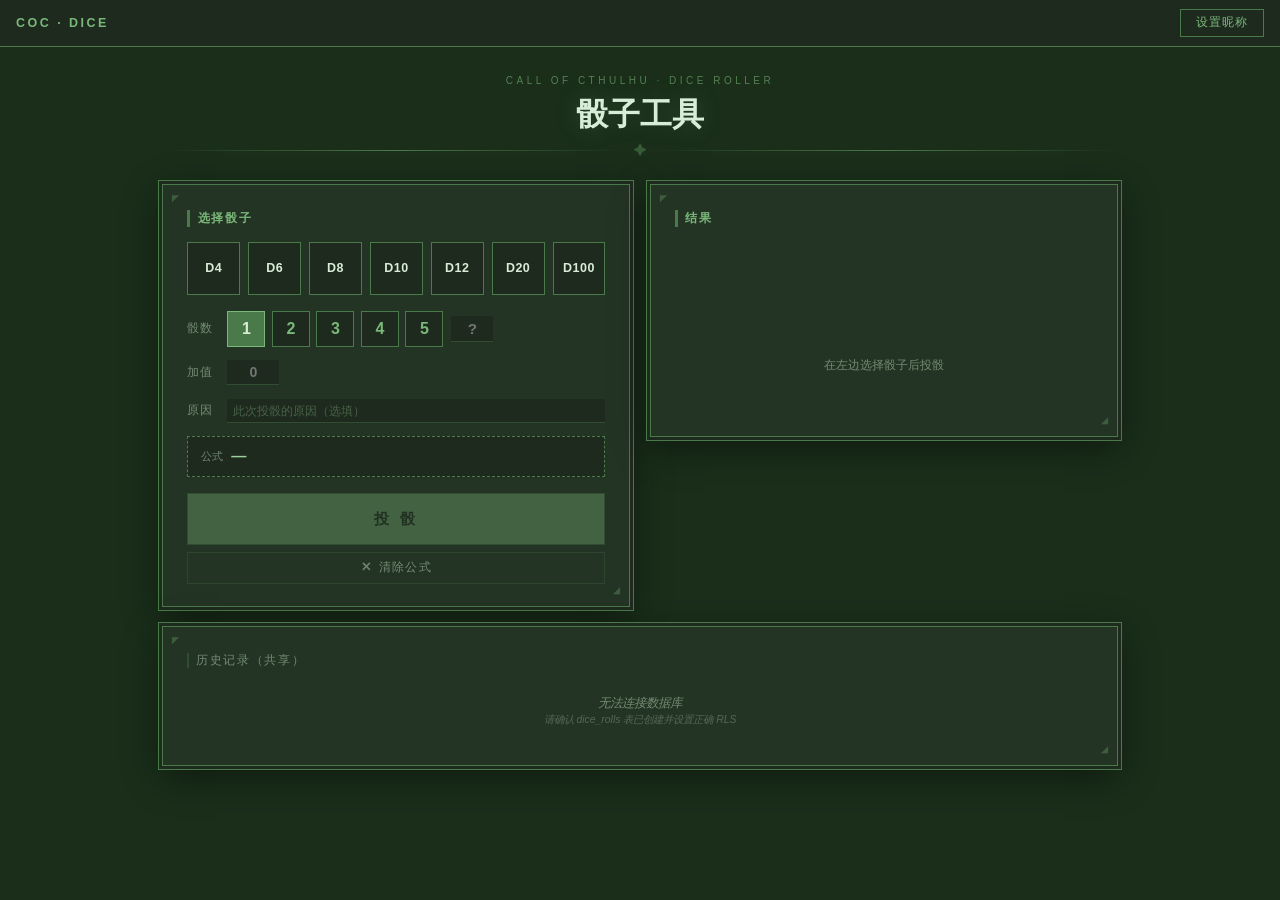
<file: dice.html>
<!DOCTYPE html>
<html lang="zh-CN">
<head>
<meta charset="UTF-8">
<meta name="viewport" content="width=device-width, initial-scale=1.0">
<title>CoC 骰子工具</title>
<style>
@font-face { font-family: 'hanyi-55'; src: local('hanyi-55'); font-display: swap; }
*, *::before, *::after { box-sizing: border-box; margin: 0; padding: 0; }
html { font-size: 16px; }
body, div, span, p, h1, h2, h3, button, input, select, textarea, label {
  font-family: 'hanyi-55', sans-serif !important;
}
input[type="number"]::-webkit-inner-spin-button,
input[type="number"]::-webkit-outer-spin-button { -webkit-appearance: none; margin: 0; }
input[type="number"] { -moz-appearance: textfield; }

:root {
  --ink: #d8ecd8; --ink-dim: rgba(180,210,180,0.55);
  --bg: #1a2e1a; --bg-card: #243424; --bg-card2: #1e2a1e;
  --border: #4a7a4a; --border-hi: #7ab87a;
  --green: #7ab87a; --green-light: #9ad09a;
  --red: #c04040; --red-light: #e06060;
  --gold: #c8a84c; --gold-light: #e0c870;
}
html, body { overflow-x: hidden; width: 100%; }
body { background: var(--bg); color: var(--ink); min-height: 100vh; display: flex; flex-direction: column; align-items: center; }

/* TOPBAR */
.topbar { width: 100%; background: var(--bg-card2); border-bottom: 1px solid var(--border); display: flex; align-items: center; justify-content: space-between; padding: 0.55rem 1rem; gap: 0.8rem; flex-shrink: 0; box-sizing: border-box; }
.topbar-brand { font-size: 0.78rem; letter-spacing: 0.2em; color: var(--border-hi); font-weight: bold; text-transform: uppercase; white-space: nowrap; }
.topbar-right { display: flex; align-items: center; gap: 0.7rem; }
.user-badge { display: flex; align-items: center; gap: 0.4rem; padding: 0.28rem 0.7rem; border: 1px solid var(--border); background: var(--bg-card); cursor: pointer; transition: border-color 0.15s; }
.user-badge:hover { border-color: var(--border-hi); }
.user-dot { width: 7px; height: 7px; border-radius: 50%; background: var(--green); flex-shrink: 0; }
.user-name { font-size: 0.8rem; color: var(--ink); }
.login-btn { padding: 0.28rem 0.9rem; background: transparent; border: 1px solid var(--border); color: var(--border-hi); font-size: 0.78rem; letter-spacing: 0.1em; cursor: pointer; transition: background 0.15s, border-color 0.15s; }
.login-btn:hover { background: rgba(74,122,74,0.2); border-color: var(--border-hi); }

/* MODAL */
.modal-overlay { position: fixed; inset: 0; z-index: 999; background: rgba(10,20,10,0.75); display: flex; align-items: center; justify-content: center; opacity: 0; pointer-events: none; transition: opacity 0.2s; }
.modal-overlay.show { opacity: 1; pointer-events: auto; }
.modal { background: var(--bg-card); border: 1px solid var(--border); box-shadow: 0 0 0 3px var(--bg-card2), 0 0 0 4px var(--border), 0 20px 50px rgba(0,0,0,0.6); padding: 1.8rem 1.6rem 1.4rem; width: min(340px, 90vw); transform: translateY(-10px); transition: transform 0.2s; }
.modal-overlay.show .modal { transform: translateY(0); }
.modal-title { font-size: 1rem; font-weight: bold; color: var(--border-hi); letter-spacing: 0.15em; margin-bottom: 1.2rem; padding-bottom: 0.6rem; border-bottom: 1px solid rgba(74,122,74,0.3); }
.modal-field { margin-bottom: 1rem; }
.modal-label { display: block; font-size: 0.75rem; letter-spacing: 0.12em; color: var(--border-hi); margin-bottom: 0.35rem; font-weight: bold; }
.modal-inp { width: 100%; background: var(--bg-card2); border: 1px solid var(--border); border-bottom: 2px solid var(--border); color: var(--ink); font-size: 0.95rem; padding: 0.55rem 0.7rem; outline: none; transition: border-color 0.2s; font-family: 'hanyi-55', sans-serif !important; }
.modal-inp:focus { border-color: var(--border-hi); }
.modal-hint { font-size: 0.72rem; color: var(--ink-dim); margin-top: 0.3rem; }
.modal-btns { display: flex; gap: 0.5rem; margin-top: 1.2rem; }
.modal-confirm { flex: 1; padding: 0.7rem; background: var(--border-hi); color: var(--bg-card2); border: none; font-size: 0.88rem; font-weight: bold; letter-spacing: 0.15em; cursor: pointer; transition: background 0.15s; }
.modal-confirm:hover { background: var(--green-light); }
.modal-cancel { padding: 0.7rem 1rem; background: transparent; color: var(--ink-dim); border: 1px solid rgba(74,122,74,0.3); font-size: 0.8rem; cursor: pointer; transition: border-color 0.15s; }
.modal-cancel:hover { border-color: var(--border); color: var(--ink); }
.modal-logout-row { margin-top: 0.8rem; text-align: center; }
.modal-logout { background: none; border: none; color: var(--red-light); font-size: 0.72rem; cursor: pointer; letter-spacing: 0.08em; text-decoration: underline; }

/* LAYOUT */
.main-wrap { width: 100%; max-width: 1000px; padding: 1.8rem 1.4rem 4rem; display: grid; grid-template-columns: 1fr 1fr; gap: 1.2rem; align-items: start; justify-self: center; }
@media(max-width: 700px) { .main-wrap { grid-template-columns: 1fr; padding: 1rem 0.7rem 3rem; width: 100%; box-sizing: border-box; } }

/* HEADER */
.hd { text-align: center; grid-column: 1 / -1; margin-bottom: 0; }
.hd-eye { font-size: 10px; letter-spacing: 0.35em; color: var(--border-hi); text-transform: uppercase; opacity: 0.6; margin-bottom: 0.4rem; }
.hd-title { font-size: 2rem; font-weight: bold; color: var(--ink); margin-bottom: 0.3rem; text-shadow: 0 0 24px rgba(122,184,122,0.2); }
.hd-div { display: flex; align-items: center; gap: 0.5rem; margin: 0.4rem 0; }
.hd-div::before, .hd-div::after { content: ''; flex: 1; height: 1px; background: linear-gradient(90deg, transparent, var(--border), transparent); }
.hd-div-icon { color: var(--border); font-size: 13px; opacity: 0.6; }

/* CARD */
.card { background: var(--bg-card); border: 1px solid var(--border); box-shadow: 0 0 0 3px var(--bg-card2), 0 0 0 4px var(--border), 0 10px 36px rgba(0,0,0,0.45); padding: 1.6rem 1.5rem 1.4rem; position: relative; min-width: 0; }
.card-full { grid-column: 1 / -1; }
.corner { position: absolute; font-size: 9px; color: var(--green); opacity: 0.3; }
.corner.tl { top: 8px; left: 8px; } .corner.br { bottom: 8px; right: 8px; }
.sec-title { font-size: 0.78rem; letter-spacing: 0.15em; color: var(--border-hi); text-transform: uppercase; margin-bottom: 0.9rem; padding-left: 0.45rem; border-left: 3px solid var(--border); font-weight: bold; }

/* DICE GRID */
.dice-grid { display: grid; grid-template-columns: repeat(7, 1fr); gap: 0.5rem; margin-bottom: 1rem; }
@media(max-width: 700px) {
  .dice-grid { grid-template-columns: repeat(4, 1fr); gap: 0.4rem; }
  .dice-btn { aspect-ratio: auto; padding: 0.5rem 0.3rem; min-height: 2.4rem; }
  .dice-btn .d-label { font-size: 1rem; }
}
@media(min-width: 701px) and (max-width: 960px) { .dice-grid { grid-template-columns: repeat(4, 1fr); } }

.dice-btn { aspect-ratio: 1; display: flex; flex-direction: column; align-items: center; justify-content: center; background: var(--bg-card2); border: 1px solid var(--border); color: var(--border-hi); cursor: pointer; transition: background 0.15s, border-color 0.15s, transform 0.08s; user-select: none; position: relative; padding: 0.3rem; }
.dice-btn:hover { border-color: var(--border-hi); background: rgba(74,122,74,0.2); }
.dice-btn:active { transform: scale(0.88); }
.dice-btn.active { border-color: var(--border-hi); background: rgba(74,122,74,0.22); box-shadow: 0 0 0 1px var(--border-hi) inset; }
.dice-btn .d-label { font-size: 0.78rem; letter-spacing: 0.04em; color: var(--ink); font-weight: bold; }
.dice-btn .d-count { position: absolute; top: 3px; right: 5px; font-size: 0.62rem; color: var(--gold); font-weight: bold; }

/* CONTROLS */
.ctrl-row { display: flex; align-items: center; gap: 0.5rem; margin-bottom: 0.85rem; flex-wrap: wrap; }
.ctrl-label { font-size: 0.72rem; color: var(--ink-dim); white-space: nowrap; letter-spacing: 0.06em; min-width: 2rem; }
.cnt-btns { display: flex; gap: 0.4rem; flex-wrap: wrap; }
.cnt-btn { padding: 0.5rem 0.85rem; background: var(--bg-card2); border: 1px solid var(--border); color: var(--border-hi); font-size: 1rem; font-weight: bold; cursor: pointer; transition: background 0.12s; }
.cnt-btn:hover { background: rgba(74,122,74,0.2); }
.cnt-btn.active { background: var(--border); color: var(--ink); border-color: var(--border-hi); }
.cnt-custom, .mod-inp, .reason-inp { background: var(--bg-card2); border: none; border-bottom: 1.5px solid rgba(74,122,74,0.45); color: var(--ink); outline: none; padding: 0.25rem 0.35rem; transition: border-color 0.15s; font-family: 'hanyi-55', sans-serif !important; }
.cnt-custom:focus, .mod-inp:focus, .reason-inp:focus { border-bottom-color: var(--border-hi); }
.cnt-custom { width: 42px; font-size: 0.95rem; font-weight: bold; text-align: center; }
.mod-inp { width: 52px; font-size: 0.88rem; font-weight: bold; text-align: center; }
.reason-inp { flex: 1; min-width: 0; font-size: 0.82rem; max-width: 100%; }
.reason-inp::placeholder { color: rgba(150,200,150,0.35); font-size: 0.78rem; }

/* FORMULA */
.formula-bar { display: flex; align-items: center; gap: 0.5rem; padding: 0.6rem 0.8rem; background: var(--bg-card2); border: 1px dashed var(--border); margin-bottom: 1rem; }
.formula-lbl { font-size: 0.68rem; color: var(--ink-dim); white-space: nowrap; }
.formula-txt { flex: 1; font-size: 0.95rem; font-weight: bold; color: var(--green-light); letter-spacing: 0.03em; min-height: 1.3em; }

/* BUTTONS */
.roll-btn { width: 100%; padding: 0.9rem; background: var(--border-hi); color: var(--bg-card2); border: 1px solid var(--border); font-size: 0.95rem; letter-spacing: 0.22em; cursor: pointer; font-weight: bold; transition: background 0.15s, letter-spacing 0.15s, box-shadow 0.15s; text-transform: uppercase; }
.roll-btn:hover { background: var(--green-light); letter-spacing: 0.3em; box-shadow: 0 0 16px rgba(122,184,122,0.25); }
.roll-btn:active { transform: scale(0.99); }
.roll-btn:disabled { opacity: 0.35; cursor: default; }
.clear-btn { width: 100%; margin-top: 0.45rem; padding: 0.45rem; background: transparent; color: var(--ink-dim); border: 1px solid rgba(74,122,74,0.25); font-size: 0.72rem; letter-spacing: 0.12em; cursor: pointer; transition: border-color 0.15s, color 0.15s; }
.clear-btn:hover { border-color: var(--border); color: var(--ink); }

/* RESULT */
.result-wrap { opacity: 0; pointer-events: none; transition: opacity 0.3s; }
.result-wrap.show { opacity: 1; pointer-events: auto; }
.result-formula-txt { font-size: 0.72rem; color: var(--ink-dim); margin-bottom: 0.7rem; letter-spacing: 0.06em; }
.result-rolls { display: flex; flex-wrap: wrap; gap: 0.45rem; margin-bottom: 0.9rem; }
.result-die { display: flex; flex-direction: column; align-items: center; padding: 0.5rem 0.65rem; background: var(--bg-card2); border: 1px solid var(--border); min-width: 50px; animation: dieIn 0.28s ease both; }
@keyframes dieIn { from { opacity: 0; transform: scale(0.78) translateY(-5px); } to { opacity: 1; transform: scale(1) translateY(0); } }
.result-die .rdt { font-size: 0.58rem; color: var(--ink-dim); }
.result-die .rdv { font-size: 1.6rem; font-weight: bold; color: var(--green-light); line-height: 1.1; }
.result-die.max .rdv { color: var(--gold-light); text-shadow: 0 0 8px rgba(200,168,76,0.4); }
.result-die.min .rdv { color: var(--red-light); }
.total-row { display: flex; align-items: baseline; gap: 0.7rem; padding-top: 0.75rem; border-top: 1px solid rgba(74,122,74,0.28); }
.total-lbl { font-size: 0.72rem; color: var(--ink-dim); letter-spacing: 0.1em; }
.total-num { font-size: 3rem; font-weight: bold; color: var(--green-light); line-height: 1; text-shadow: 0 0 14px rgba(122,184,122,0.25); }
.total-break { font-size: 0.75rem; color: var(--ink-dim); align-self: center; }

/* HISTORY */
.hist-head { display: flex; justify-content: space-between; align-items: center; margin-bottom: 0.7rem; }
.hist-title-txt { font-size: 0.72rem; letter-spacing: 0.15em; color: var(--ink-dim); text-transform: uppercase; padding-left: 0.4rem; border-left: 2px solid rgba(74,122,74,0.35); }
.hist-clear { background: none; border: none; color: rgba(180,120,120,0.5); font-size: 0.68rem; cursor: pointer; }
.hist-clear:hover { color: var(--red-light); }
.hist-clear-all { background: none; border: 1px solid rgba(192,64,64,0.35); color: rgba(224,96,96,0.55); font-size: 0.68rem; padding: 0.2rem 0.6rem; cursor: pointer; letter-spacing: 0.06em; transition: background 0.15s, color 0.15s, border-color 0.15s; }
.hist-clear-all:hover { background: rgba(192,64,64,0.12); color: var(--red-light); border-color: var(--red-light); }
.hist-list { display: flex; flex-direction: column; gap: 0.3rem; max-height: 400px; overflow-y: auto; }
.hist-list::-webkit-scrollbar { width: 4px; }
.hist-list::-webkit-scrollbar-thumb { background: var(--border); }
.hist-item { padding: 0.5rem 0.7rem; background: rgba(26,46,26,0.5); border: 1px solid rgba(74,122,74,0.18); font-size: 0.78rem; animation: histIn 0.22s ease; display: grid; grid-template-columns: auto 1fr auto auto auto; gap: 0.3rem 0.5rem; align-items: center; }
@keyframes histIn { from { opacity: 0; transform: translateX(-4px); } to { opacity: 1; } }
.hist-who { font-size: 0.65rem; color: var(--gold); font-weight: bold; white-space: nowrap; }
.hist-formula { color: var(--ink-dim); font-size: 0.75rem; overflow: hidden; text-overflow: ellipsis; white-space: nowrap; }
.hist-total { font-weight: bold; color: var(--green-light); font-size: 0.95rem; text-align: right; }
.hist-del { background: none; border: 1px solid rgba(192,64,64,0.3); color: rgba(224,96,96,0.6); font-size: 0.65rem; padding: 0.15rem 0.35rem; cursor: pointer; transition: background 0.12s, color 0.12s; }
.hist-del:hover { background: rgba(192,64,64,0.15); color: var(--red-light); border-color: var(--red-light); }
.hist-del:disabled { opacity: 0.4; cursor: default; }
.hist-time { font-size: 0.6rem; color: var(--ink-dim); white-space: nowrap; text-align: right; }
.hist-dice { font-size: 0.65rem; color: rgba(150,200,150,0.4); grid-column: 2 / -1; }
.hist-reason { font-size: 0.68rem; color: var(--gold); opacity: 0.75; grid-column: 1 / -1; font-style: italic; }
.hist-empty { color: var(--ink-dim); font-size: 0.78rem; font-style: italic; padding: 1rem 0; text-align: center; }
.hist-loading { text-align: center; padding: 1rem; color: var(--ink-dim); font-size: 0.78rem; }
</style>
</head>
<body>

<!-- TOPBAR -->
<div class="topbar">
  <div class="topbar-brand">CoC · Dice</div>
  <div class="topbar-right">
    <div id="userBadge" class="user-badge" onclick="openModal()" style="display:none">
      <div class="user-dot" id="userDot"></div>
      <span class="user-name" id="userNameDisplay"></span>
    </div>
    <button class="login-btn" id="loginBtn" onclick="openModal()">设置昵称</button>
  </div>
</div>

<!-- MODAL -->
<div class="modal-overlay" id="modalOverlay" onclick="closeModalOutside(event)">
  <div class="modal">
    <div class="modal-title">设置投骰者昵称</div>
    <div class="modal-field">
      <label class="modal-label">昵称</label>
      <input class="modal-inp" id="nicknameInp" type="text" placeholder="输入你的名字" maxlength="20">
      <div class="modal-hint">昵称会显示在投骰记录里，让大家知道是谁投的</div>
      <div id="nameError" style="display:none;color:var(--red-light);font-size:0.72rem;margin-top:0.4rem;"></div>
    </div>
    <div class="modal-btns">
      <button class="modal-confirm" onclick="saveNickname()">确认</button>
      <button class="modal-cancel" onclick="closeModal()">取消</button>
    </div>
    <div class="modal-logout-row" id="logoutRow" style="display:none">
      <button class="modal-logout" onclick="clearNickname()">清除昵称（匿名模式）</button>
    </div>
  </div>
</div>

<!-- MAIN -->
<div class="main-wrap">
  <div class="hd">
    <div class="hd-eye">Call of Cthulhu · Dice Roller</div>
    <div class="hd-title">骰子工具</div>
    <div class="hd-div"><span class="hd-div-icon">✦</span></div>
  </div>

  <!-- LEFT: BUILDER -->
  <div class="card">
    <span class="corner tl">◤</span><span class="corner br">◢</span>
    <div class="sec-title">选择骰子</div>
    <div class="dice-grid" id="diceGrid"></div>

    <div class="ctrl-row">
      <span class="ctrl-label">骰数</span>
      <div class="cnt-btns" id="cntBtns">
        <button class="cnt-btn active" data-n="1">1</button>
        <button class="cnt-btn" data-n="2">2</button>
        <button class="cnt-btn" data-n="3">3</button>
        <button class="cnt-btn" data-n="4">4</button>
        <button class="cnt-btn" data-n="5">5</button>
      </div>
      <input class="cnt-custom" id="cntCustom" type="number" min="1" max="99" placeholder="?">
    </div>
    <div class="ctrl-row">
      <span class="ctrl-label">加值</span>
      <input class="mod-inp" id="modInp" type="number" placeholder="0">
    </div>
    <div class="ctrl-row">
      <span class="ctrl-label">原因</span>
      <input class="reason-inp" id="reasonInp" type="text" placeholder="此次投骰的原因（选填）" maxlength="60">
    </div>
    <div class="formula-bar">
      <span class="formula-lbl">公式</span>
      <span class="formula-txt" id="formulaTxt">—</span>
    </div>
    <button class="roll-btn" id="rollBtn" disabled>投 骰</button>
    <button class="clear-btn" onclick="clearPool()">✕ 清除公式</button>
  </div>

  <!-- RIGHT: RESULT -->
  <div class="card">
    <span class="corner tl">◤</span><span class="corner br">◢</span>
    <div class="sec-title">结果</div>
    <div class="result-wrap" id="resultWrap">
      <div class="result-formula-txt" id="resultFormulaTxt"></div>
      <div class="result-rolls" id="resultRolls"></div>
      <div class="total-row">
        <span class="total-lbl">合计</span>
        <span class="total-num" id="totalNum">—</span>
        <span class="total-break" id="totalBreak"></span>
      </div>
    </div>
    <div id="resultPlaceholder" style="color:var(--ink-dim);font-size:0.78rem;text-align:center;padding:2.5rem 0;">在左边选择骰子后投骰</div>
  </div>

  <!-- HISTORY -->
  <div class="card card-full">
    <span class="corner tl">◤</span><span class="corner br">◢</span>
    <div class="hist-head">
      <div class="hist-title-txt">历史记录（共享）</div>
      <button class="hist-clear-all" id="clearAllBtn" onclick="clearAllRecords()" style="display:none">⚠ 清空所有记录</button>
    </div>
    <div class="hist-list" id="histList">
      <div class="hist-loading" id="histLoading">正在从数据库加载…</div>
    </div>
  </div>
</div>

<script>
(function(){
/* ══════════════════════════════════
   CONFIG — 使用 Publishable Key（anon），安全放 GitHub
   Service Role Key 已移除，改用 RLS 控制权限
══════════════════════════════════ */
var SB_URL = 'https://dgozozaipjuogjgcwcsd.supabase.co';
// ⚠ 请将下方替换为 Supabase 控制台 → Settings → API → "anon public" 的 eyJ... key
// service_role key 也可临时使用但不推荐放 GitHub 公开仓库
var SB_KEY = 'eyJhbGciOiJIUzI1NiIsInR5cCI6IkpXVCJ9.eyJpc3MiOiJzdXBhYmFzZSIsInJlZiI6ImRnb3pvemFpcGp1b2dqZ2N3Y3NkIiwicm9sZSI6ImFub24iLCJpYXQiOjE3NzY2NTY2MjYsImV4cCI6MjA5MjIzMjYyNn0.1Pp8zVIdVn1eMwyVh8m9c2zYM0ezSmotYdws6DdnGMs';
var TABLE = 'dice_rolls';
var ADMIN_NAME = 'Broly';   /* 只有这个昵称的用户能看到删除按钮 */
var RESERVED = ['broly'];   /* 大小写不敏感，占用后其他设备不能用 */

var DICE = [4, 6, 8, 10, 12, 20, 100];
var pool = [], currentCount = 1, historyItems = [];

/* 每台设备有唯一 uid，用于识别"我是不是第一个注册这个名字的人" */
var myUid = localStorage.getItem('dice_uid');
if (!myUid) { myUid = 'uid_' + Math.random().toString(36).slice(2) + Date.now().toString(36); localStorage.setItem('dice_uid', myUid); }
var nickname = localStorage.getItem('dice_nickname') || '';

/* ── SUPABASE ── */
function sbH(extra){
  return Object.assign({'apikey':SB_KEY,'Authorization':'Bearer '+SB_KEY,'Content-Type':'application/json'},extra||{});
}
async function sbInsert(row){
  try{
    var r=await fetch(SB_URL+'/rest/v1/'+TABLE,{method:'POST',headers:sbH({'Prefer':'return=representation'}),body:JSON.stringify(row)});
    if(!r.ok){
      var errBody=await r.json().catch(function(){return {};});
      console.error('sbInsert failed',r.status,errBody);
      return null;
    }
    var d=await r.json(); return Array.isArray(d)?d[0]:d;
  }catch(e){console.error('sbInsert error',e);return null;}
}
async function sbDelete(id){
  try{
    var r=await fetch(SB_URL+'/rest/v1/'+TABLE+'?id=eq.'+id,{method:'DELETE',headers:sbH()});
    return r.ok||r.status===204;
  }catch(e){return false;}
}
async function sbLoad(limit){
  try{
    var r=await fetch(SB_URL+'/rest/v1/'+TABLE+'?select=*&order=created_at.desc&limit='+(limit||60),{headers:sbH()});
    if(!r.ok){
      var errBody=await r.json().catch(function(){return {};});
      console.error('sbLoad failed',r.status, errBody);
      return null;
    }
    return await r.json();
  }catch(e){console.error('sbLoad error',e);return null;}
}
/* 检查昵称是否已被其他 uid 占用 */
async function checkNameTaken(name){
  try{
    var enc=encodeURIComponent(name);
    var r=await fetch(SB_URL+'/rest/v1/'+TABLE+'?roller_name=eq.'+enc+'&select=roller_uid&limit=1',{headers:sbH()});
    if(!r.ok) return false;
    var d=await r.json();
    if(!d||d.length===0) return false;          /* 没人用过 */
    return d[0].roller_uid && d[0].roller_uid !== myUid; /* 有人用过且不是我 */
  }catch(e){return false;}
}

/* ── NICKNAME / MODAL ── */
function isBroly(){ return nickname.trim().toLowerCase()==='broly'; }
function updateUserUI(){
  var badge=document.getElementById('userBadge');
  var btn=document.getElementById('loginBtn');
  var clearAll=document.getElementById('clearAllBtn');
  if(nickname){ badge.style.display='flex'; btn.style.display='none'; document.getElementById('userNameDisplay').textContent=nickname; }
  else { badge.style.display='none'; btn.style.display='block'; }
  clearAll.style.display=isBroly()?'block':'none';
}
window.openModal=function(){
  document.getElementById('nicknameInp').value=nickname;
  document.getElementById('logoutRow').style.display=nickname?'block':'none';
  document.getElementById('nameError').style.display='none';
  document.getElementById('modalOverlay').classList.add('show');
  setTimeout(function(){ document.getElementById('nicknameInp').focus(); },150);
};
window.closeModal=function(){ document.getElementById('modalOverlay').classList.remove('show'); };
window.closeModalOutside=function(e){ if(e.target===document.getElementById('modalOverlay')) closeModal(); };
window.saveNickname=async function(){
  var v=document.getElementById('nicknameInp').value.trim();
  var errEl=document.getElementById('nameError');
  errEl.style.display='none';
  if(!v){ document.getElementById('nicknameInp').style.borderBottomColor='var(--red)'; return; }

  /* 检查保留昵称是否被占 */
  var isReserved=RESERVED.includes(v.toLowerCase());
  if(isReserved){
    var taken=await checkNameTaken(v);
    if(taken){
      errEl.textContent='「'+v+'」已被占用，无法使用此昵称';
      errEl.style.display='block';
      return;
    }
  }
  nickname=v; localStorage.setItem('dice_nickname',nickname);
  updateUserUI(); renderHistory(); closeModal();
};
window.clearNickname=function(){ nickname=''; localStorage.removeItem('dice_nickname'); updateUserUI(); renderHistory(); closeModal(); };
document.getElementById('nicknameInp').addEventListener('keydown',function(e){ if(e.key==='Enter') saveNickname(); });

/* ── DICE GRID ── */
var grid=document.getElementById('diceGrid');
DICE.forEach(function(d){
  var btn=document.createElement('button');
  btn.className='dice-btn'; btn.dataset.sides=d;
  btn.innerHTML='<span class="d-label">D'+d+'</span><span class="d-count" id="dc'+d+'"></span>';
  btn.addEventListener('click',function(){ addDie(d); });
  grid.appendChild(btn);
});

/* ── COUNT ── */
var cntBtns=document.querySelectorAll('.cnt-btn');
var cntCustom=document.getElementById('cntCustom');
cntBtns.forEach(function(b){
  b.addEventListener('click',function(){
    currentCount=parseInt(b.dataset.n);
    cntBtns.forEach(function(x){x.classList.remove('active');}); b.classList.add('active'); cntCustom.value='';
  });
});
cntCustom.addEventListener('input',function(){
  var v=parseInt(cntCustom.value);
  if(v>0&&v<=99){ currentCount=v; cntBtns.forEach(function(x){x.classList.remove('active');}); }
});

/* ── POOL ── */
function addDie(sides){
  var idx=pool.findIndex(function(p){return p.sides===sides;});
  if(idx>-1){ pool.splice(idx,1); } else { pool.push({sides:sides,count:currentCount}); }
  updateFormula();
}
window.clearPool=function(){ pool=[]; document.getElementById('modInp').value=''; updateFormula(); };
function updateFormula(){
  pool.sort(function(a,b){return a.sides-b.sides;});
  DICE.forEach(function(d){
    var badge=document.getElementById('dc'+d);
    var found=pool.find(function(p){return p.sides===d;});
    badge.textContent=found?'×'+found.count:'';
    var btn=document.querySelector('.dice-btn[data-sides="'+d+'"]');
    if(found) btn.classList.add('active'); else btn.classList.remove('active');
  });
  var mod=parseInt(document.getElementById('modInp').value)||0;
  if(pool.length===0){ document.getElementById('formulaTxt').textContent='—'; document.getElementById('rollBtn').disabled=true; return; }
  var parts=pool.map(function(p){return p.count+'D'+p.sides;});
  var str=parts.join(' + ');
  if(mod!==0) str+=(mod>0?' + ':' ')+mod;
  document.getElementById('formulaTxt').textContent=str;
  document.getElementById('rollBtn').disabled=false;
}
document.getElementById('modInp').addEventListener('input',updateFormula);

/* ── ROLL ── */
function rand(s){return Math.floor(Math.random()*s)+1;}
document.getElementById('rollBtn').addEventListener('click',doRoll);
document.addEventListener('keydown',function(e){ if(e.key==='Enter'&&!document.getElementById('rollBtn').disabled) doRoll(); });

async function doRoll(){
  if(pool.length===0) return;
  var mod=parseInt(document.getElementById('modInp').value)||0;
  var reason=document.getElementById('reasonInp').value.trim();
  var allRolls=[];
  pool.forEach(function(p){ for(var i=0;i<p.count;i++) allRolls.push({sides:p.sides,val:rand(p.sides)}); });
  var diceSum=allRolls.reduce(function(s,r){return s+r.val;},0);
  var total=diceSum+mod;
  var parts=pool.map(function(p){return p.count+'D'+p.sides;});
  var formulaBase=parts.join(' + ');
  if(mod!==0) formulaBase+=(mod>0?' + ':' ')+mod;

  /* show result */
  var rw=document.getElementById('resultWrap');
  document.getElementById('resultPlaceholder').style.display='none';
  rw.classList.remove('show');
  setTimeout(function(){
    document.getElementById('resultFormulaTxt').textContent='公式：'+formulaBase+(reason?'（'+reason+'）':'');
    var rollsEl=document.getElementById('resultRolls'); rollsEl.innerHTML='';
    allRolls.forEach(function(r,idx){
      var div=document.createElement('div');
      div.className='result-die'+(r.val===r.sides?' max':'')+(r.val===1?' min':'');
      div.style.animationDelay=(idx*50)+'ms';
      div.innerHTML='<span class="rdt">D'+r.sides+'</span><span class="rdv">'+r.val+'</span>';
      rollsEl.appendChild(div);
    });
    document.getElementById('totalNum').textContent=total;
    var bp=[];
    if(allRolls.length>1) bp.push('骰子合计 '+diceSum);
    if(mod!==0) bp.push((mod>0?'+':'')+mod+' 修正');
    document.getElementById('totalBreak').textContent=bp.join(' · ');
    rw.classList.add('show');
  },60);

  /* save to supabase */
  var row={roller_name:nickname||'匿名',roller_uid:myUid,formula:formulaBase,dice_results:allRolls.map(function(r){return r.val;}).join(','),total:total,reason:reason||null};
  var saved=await sbInsert(row);
  var localItem=Object.assign({},row,{id:saved?saved.id:null,created_at:saved?saved.created_at:new Date().toISOString()});
  historyItems.unshift(localItem);
  if(historyItems.length>80) historyItems.pop();
  renderHistory();
}

/* ── DELETE ALL ── */
window.clearAllRecords=async function(){
  if(!isBroly()) return;
  if(!confirm('确认清空所有历史记录？此操作不可恢复。')) return;
  var btn=document.getElementById('clearAllBtn');
  btn.disabled=true; btn.textContent='清空中…';
  try{
    // 删除所有记录：gt(id, 0) 匹配全部行（UUID 格式用 neq 空值）
    var r=await fetch(SB_URL+'/rest/v1/'+TABLE+'?id=neq.00000000-0000-0000-0000-000000000000',{method:'DELETE',headers:sbH()});
    if(r.ok||r.status===204){
      historyItems=[]; renderHistory();
      btn.textContent='✓ 已清空';
      setTimeout(function(){ btn.disabled=false; btn.textContent='⚠ 清空所有记录'; },2000);
    } else {
      btn.disabled=false; btn.textContent='⚠ 清空所有记录';
      alert('清空失败，请稍后再试');
    }
  }catch(e){
    btn.disabled=false; btn.textContent='⚠ 清空所有记录';
    alert('清空失败：'+e.message);
  }
};
window.deleteRecord=async function(id, el){
  if(!isBroly()) return;
  if(!confirm('确认删除这条记录？')) return;
  el.disabled=true; el.textContent='…';
  var ok=await sbDelete(id);
  if(ok){
    historyItems=historyItems.filter(function(h){return h.id!==id;});
    renderHistory();
  } else {
    el.disabled=false; el.textContent='删';
    alert('删除失败，请稍后再试');
  }
};

/* ── HISTORY ── */
function fmtTime(iso){
  try{var d=new Date(iso);return (d.getMonth()+1)+'/'+(d.getDate())+' '+d.getHours().toString().padStart(2,'0')+':'+d.getMinutes().toString().padStart(2,'0');}catch(e){return '';}
}
function esc(s){return String(s||'').replace(/&/g,'&amp;').replace(/</g,'&lt;').replace(/>/g,'&gt;');}
function renderHistory(){
  var list=document.getElementById('histList');
  if(historyItems.length===0){list.innerHTML='<div class="hist-empty">尚无记录</div>';return;}
  var isAdmin=isBroly();
  list.innerHTML=historyItems.map(function(h,i){
    var rollArr=(h.dice_results||'').split(',').filter(Boolean);
    var rollDisplay=rollArr.length<=14?'[ '+rollArr.join(', ')+' ]':'[ '+rollArr.slice(0,14).join(', ')+'… ]';
    var reasonHtml=h.reason?'<div class="hist-reason">因为 '+esc(h.reason)+'</div>':'';
    var delBtn=isAdmin&&h.id?'<button class="hist-del" onclick="deleteRecord(\''+h.id+'\',this)">删</button>':'';
    return '<div class="hist-item" style="animation-delay:'+(i*15)+'ms">'
      +'<span class="hist-who">'+esc(h.roller_name)+'</span>'
      +'<span class="hist-formula">'+esc(h.formula)+'</span>'
      +'<span class="hist-total">'+h.total+'</span>'
      +(delBtn?delBtn:'<span></span>')
      +'<span class="hist-time">'+fmtTime(h.created_at)+'</span>'
      +'<span class="hist-dice" style="grid-column:2/-1;">'+rollDisplay+'</span>'
      +reasonHtml
      +'</div>';
  }).join('');
}

async function loadHistory(){
  var data=await sbLoad(60);
  document.getElementById('histLoading').style.display='none';
  if(data&&data.length){ historyItems=data; renderHistory(); }
  else if(!data){ document.getElementById('histList').innerHTML='<div class="hist-empty">无法连接数据库<br><small style="font-size:0.65rem;opacity:0.6;">请确认 dice_rolls 表已创建并设置正确 RLS</small></div>'; }
  else { renderHistory(); }
}

updateUserUI();
loadHistory();
})();
</script>
</body>
</html>
</file>
